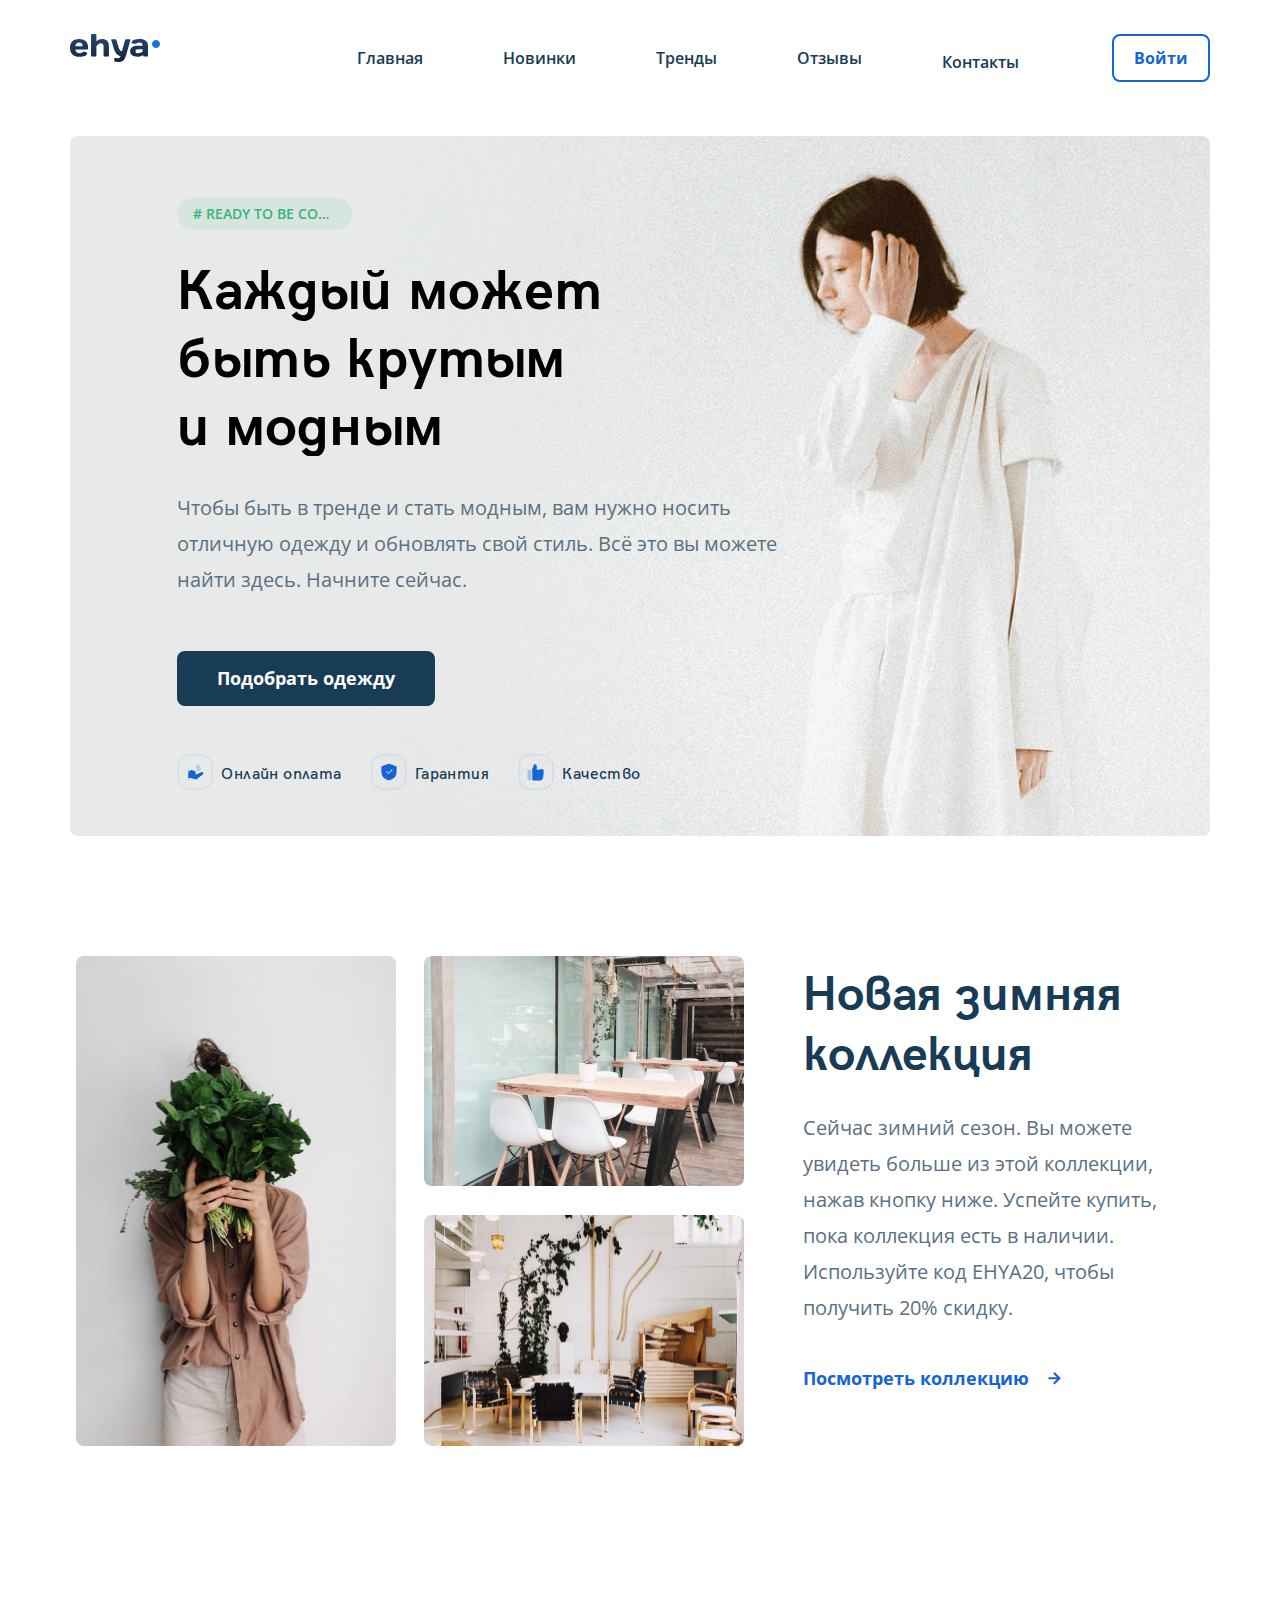
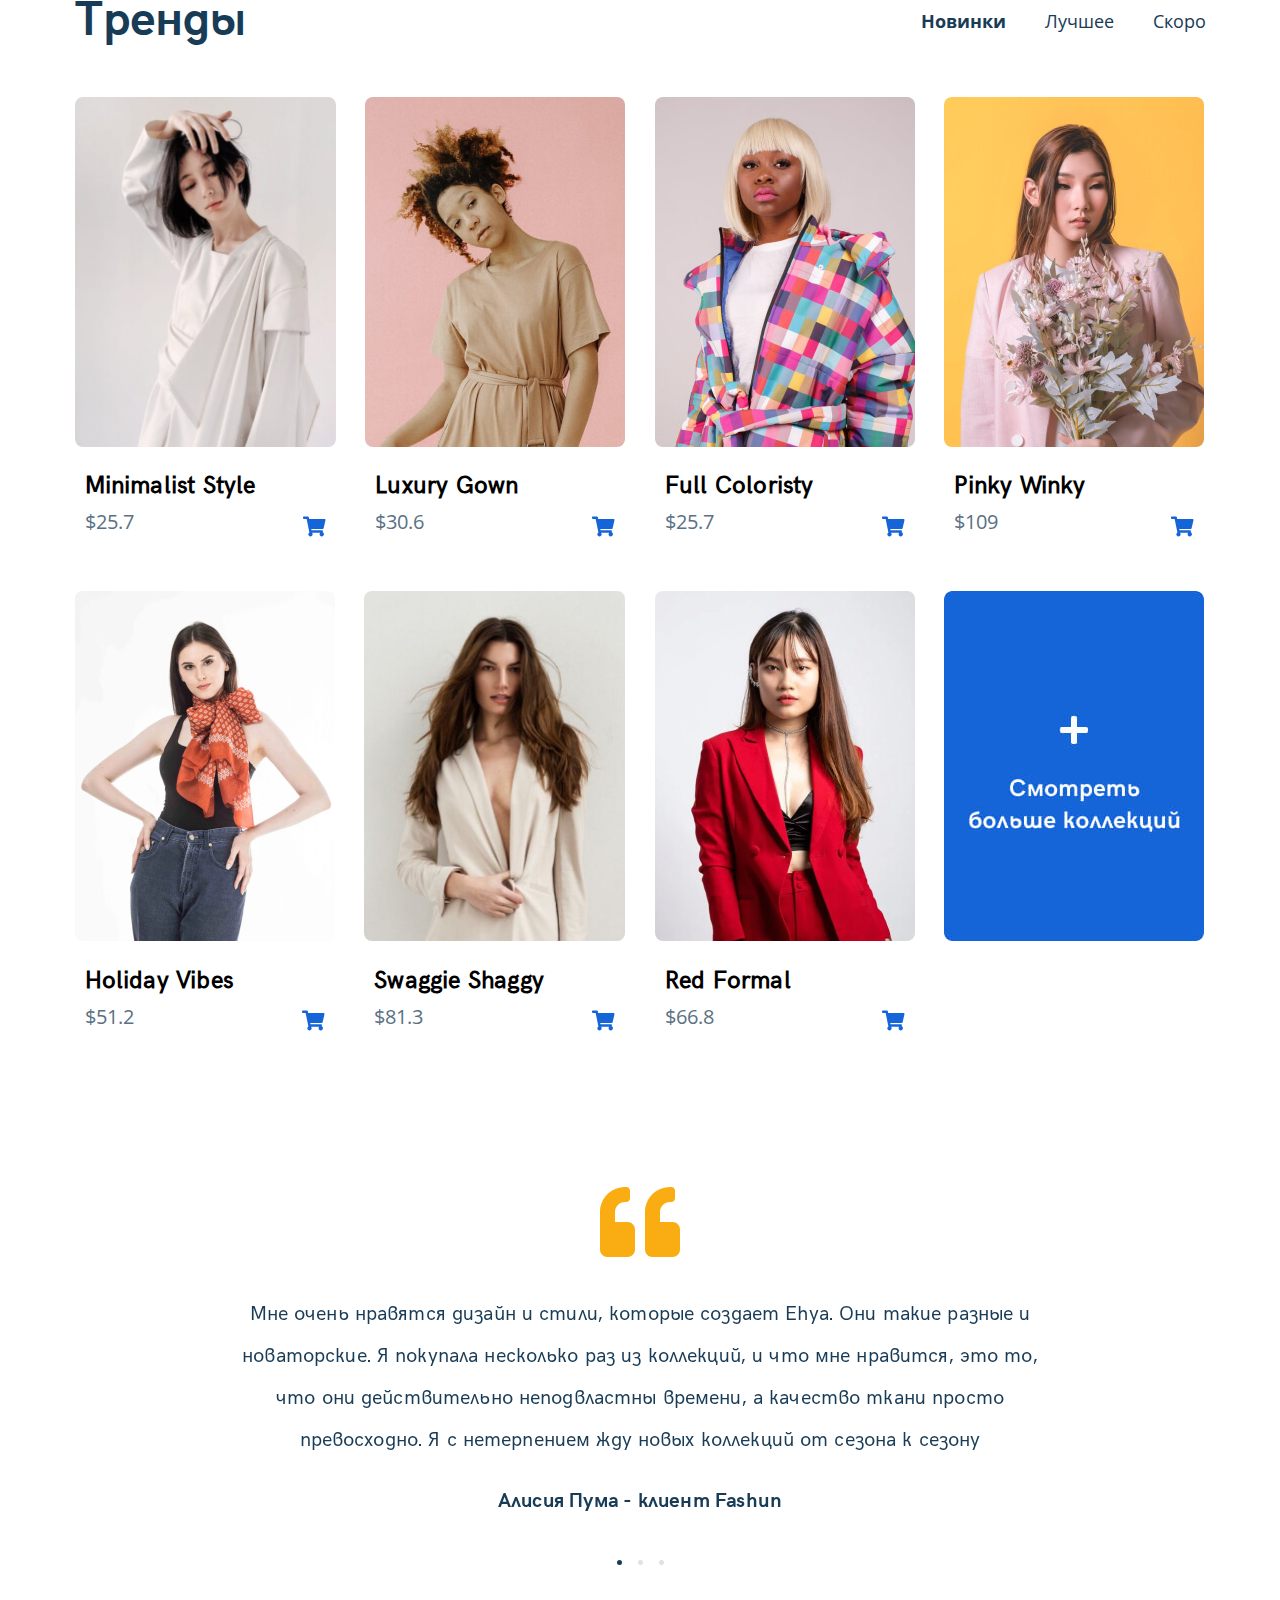
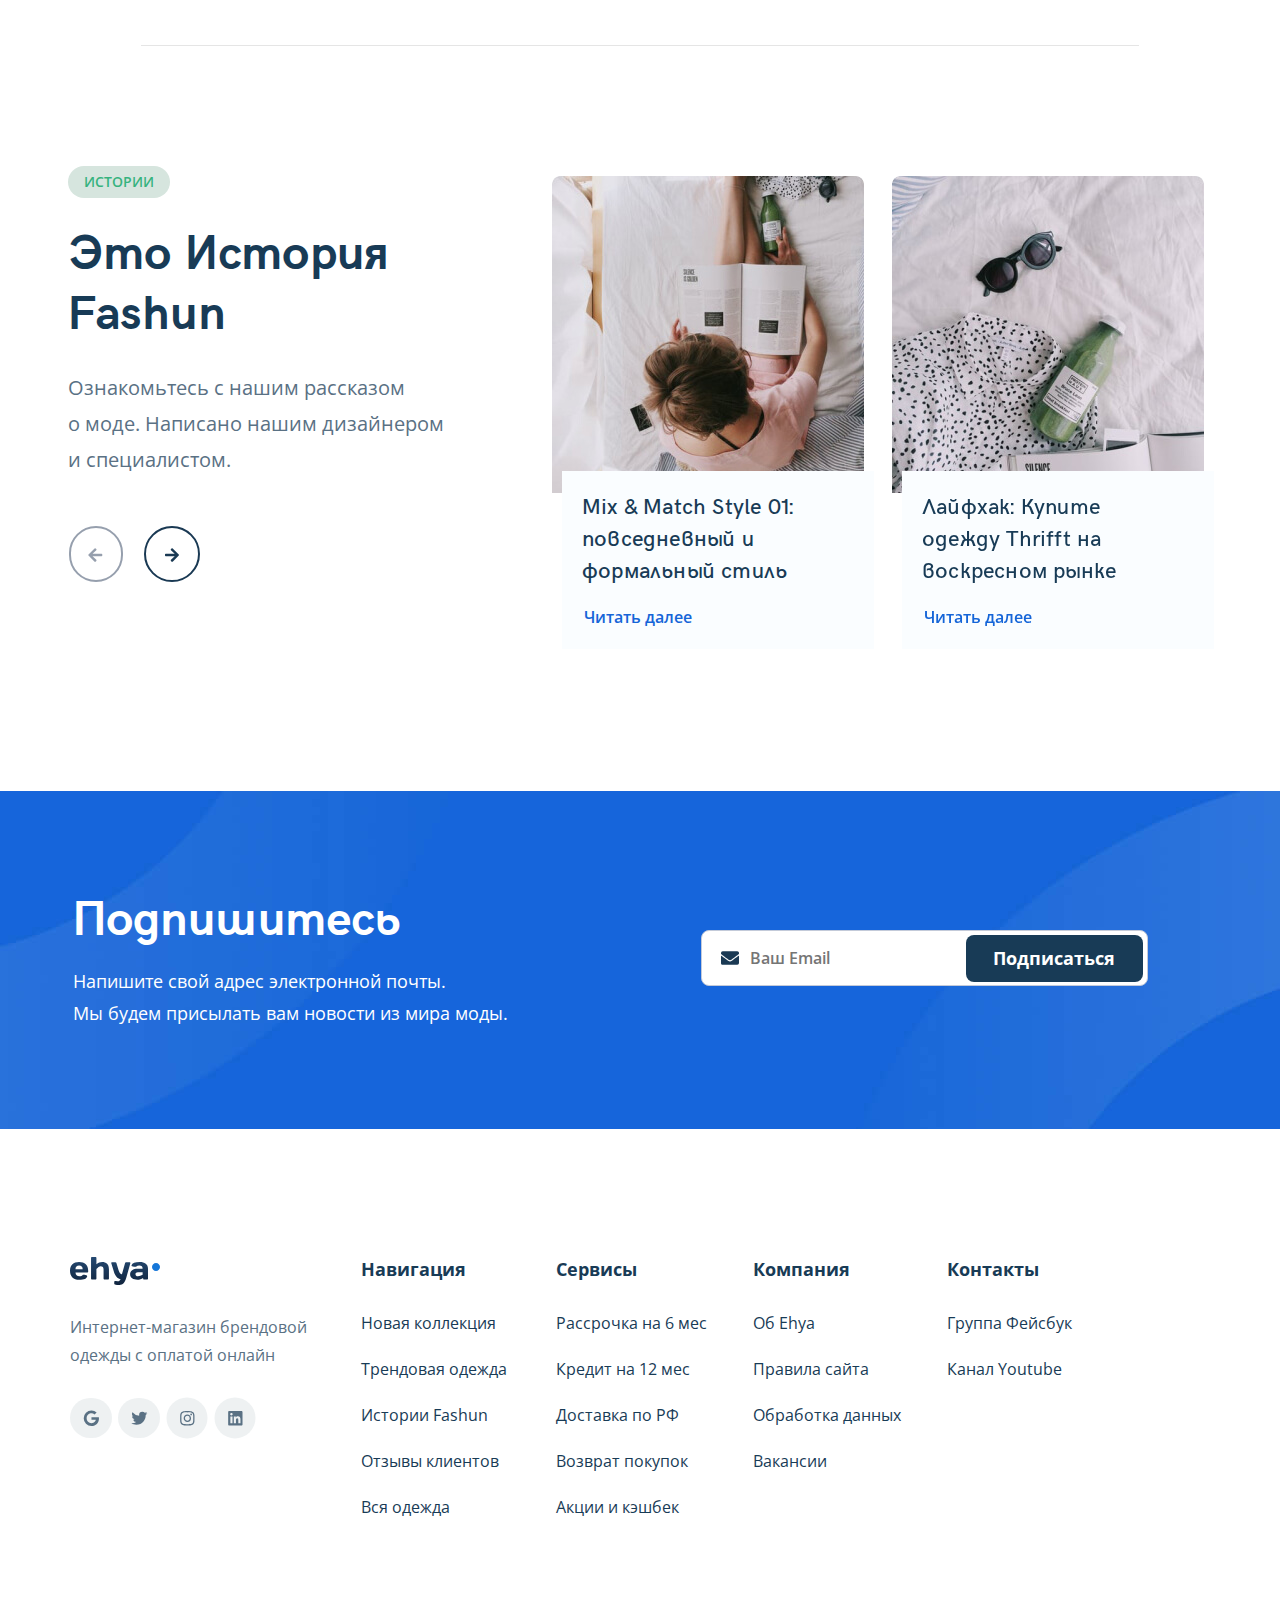
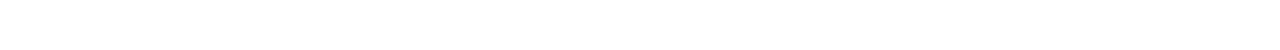
<file: index.html>
<!DOCTYPE html>
<html lang="ru">
  <head>
    <meta charset="UTF-8" />
    <meta name="viewport" content="width=device-width, initial-scale=1.0" />
    <title>Ehya</title>
    <link rel="preconnect" href="https://fonts.gstatic.com" />
    <link
      href="https://fonts.googleapis.com/css2?family=Open+Sans:wght@400;600;700&display=swap"
      rel="stylesheet"
    />
    <link rel="stylesheet" href="css/swiper-bundle.min.css" />
    <link rel="stylesheet" href="css/style.css" />
    <link rel="shortcut icon" href="favicon.ico" type="image/x-icon" />
    <link rel="icon" href="favicon.ico" type="image/x-icon" />
    <link
      rel="stylesheet"
      href="https://maxcdn.bootstrapcdn.com/font-awesome/4.5.0/css/font-awesome.min.css"
    />
    <link
      href="https://fonts.googleapis.com/css?family=Merriweather:400,900,900i"
      rel="stylesheet"
    />
  </head>
  <body>
    <!-- Back to top button -->
    <a id="button"></a>
    <header class="navbar">
      <div class="container container-navbar">
        <div class="navbar-top">
          <a href="index.html" class="logo">
            <img src="img/ehya-logo.svg" alt="Logo: Ehya" class="logo__image" />
          </a>
          <div class="navbar-menu navbar-menu__top">
            <ul class="navbar-menu__main">
              <li class="navbar-menu__item">
                <a href="#main" class="navbar-menu__link">Главная</a>
              </li>
              <li class="navbar-menu__item">
                <a href="#collection" class="navbar-menu__link">Новинки</a>
              </li>
              <li class="navbar-menu__item">
                <a href="#trends" class="navbar-menu__link">Тренды</a>
              </li>
              <li class="navbar-menu__item">
                <a href="#reviews" class="navbar-menu__link">Отзывы</a>
              </li>
              <li class="navbar-menu__item">
                <a href="#footer" class="navbar-menu__link">Контакты</a>
              </li>
            </ul>
            <button data-toggle="modal" class="navbar-exit">Войти</button>
          </div>
          <!-- /.navbar-menu -->
          <button class="menu-button navbar-top__menu-button">
            <span class="menu-button__line"></span>
            <span class="menu-button__line"></span>
            <span class="menu-button__line"></span>
          </button>
          <button class="menu-close hiden">
            <img
              src="img/close.svg"
              alt="Icon: close"
              class="menu-close-image"
            />
          </button>
        </div>
      </div>
      <!-- /.navbar-top -->
      <div class="navbar-bottom">
        <div class="container-navbar container-navbar__bottom">
          <ul class="navbar-menu">
            <li class="navbar-menu__item">
              <a href="#" class="navbar-menu__link">Главная</a>
            </li>
            <li class="navbar-menu__item">
              <a href="#" class="navbar-menu__link">Новинки</a>
            </li>
            <li class="navbar-menu__item">
              <a href="#" class="navbar-menu__link">Тренды</a>
            </li>
            <li class="navbar-menu__item">
              <a href="#" class="navbar-menu__link">Отзывы</a>
            </li>
            <li class="navbar-menu__item">
              <a href="#" class="navbar-menu__link">Контакты</a>
            </li>
            <li class="navbar-menu__item">
              <a
                href="#"
                data-toggle="modal"
                class="navbar-menu__link navbar-exit"
                >Войти</a
              >
            </li>
          </ul>
          <!-- /.navbar-menu -->
        </div>
        <!-- /.container -->
      </div>
      <!-- /.navbar-bottom -->
    </header>
    <section id="main" class="main">
      <div class="container container-main">
        <img
          src="img/image-main.png"
          alt="main section image"
          class="main-image main-image-wide"
        />
        <img
          src="img/image-main-narrow.png"
          alt="main section image"
          class="main-image main-image-narrow"
        />
        <div class="main-block">
          <a href="#" class="main-badge"># READY TO BE COOL</a>
          <h1 class="main-title" lang="en">
            Каждый может <br />быть крутым<br />и модным
          </h1>
          <p class="main-text">
            Чтобы быть в тренде и стать модным, вам нужно носить отличную одежду
            и обновлять свой стиль. Всё это вы можете найти здесь. Начните
            сейчас.
          </p>
          <button data-toggle="modal" class="main-button">
            Подобрать одежду
          </button>
          <ul class="main-menu">
            <li class="main-menu__item">
              <a href="" class="main-menu__link">
                <img
                  src="img/money.svg"
                  alt="Icon: get money"
                  class="main-menu__image"
                />
                <span class="main-menu__text" lang="en">Онлайн оплата</span>
              </a>
            </li>
            <li class="main-menu__item">
              <a href="" class="main-menu__link">
                <img
                  src="img/protect.svg"
                  alt="Icon: protection"
                  class="main-menu__image"
                />
                <span class="main-menu__text" lang="en">Гарантия</span>
              </a>
            </li>
            <li class="main-menu__item">
              <a href="" class="main-menu__link">
                <img
                  src="img/like.svg"
                  alt="Icon: like"
                  class="main-menu__image"
                />
                <span class="main-menu__text" lang="en">Качество</span>
              </a>
            </li>
          </ul>
        </div>
        <!-- /.main-block -->
      </div>
      <!-- /.container -->
    </section>
    <section id="collection" class="collection">
      <div class="container container-collection">
        <div class="collection-gallery">
          <img
            src="img/shy.jpg"
            alt="Collection: shy girl"
            class="collection-gallery__image"
          />
          <img
            src="img/shy_mobile.jpg"
            alt="Collection: shy girl"
            class="collection-gallery__image collection-gallery__image--mobile"
          />
          <img
            src="img/cafe.jpg"
            alt="Collection: cafe"
            class="collection-gallery__image collection-gallery__image--cafe"
          />
          <img
            src="img/room.jpg"
            alt="Collection: room"
            class="collection-gallery__image collection-gallery__image--room"
          />
        </div>
        <!-- /.collection-gallery -->
        <div class="collection-info">
          <h2 class="collection-info__title" lang="en">
            Новая зимняя коллекция
          </h2>
          <p class="collection-info__text">
            Сейчас зимний сезон. Вы можете увидеть больше из этой коллекции,
            нажав кнопку ниже. Успейте купить, пока коллекция есть в наличии.
            Используйте код EHYA20, чтобы получить 20% скидку.
          </p>
          <p class="collection-info__text collection-info__text--mobile">
            Сейчас зимний сезон. Вы можете увидеть больше из этой коллекции,
            нажав кнопку ниже. Успейте купить, пока коллекция есть в наличии.
            Используйте код EHYA20, чтобы получить <br />
            20% скидку.
          </p>
          <a href="#" class="collection-info__link">
            <span class="collection-info__link-label"
              >Посмотреть коллекцию</span
            >
            <img
              src="img/arrow.svg"
              alt="Collection: link arrow"
              class="collection-info__link-icon"
            />
          </a>
        </div>
        <!-- /.collection-info -->
      </div>
      <!-- /.container -->
    </section>
    <!-- /.collection -->
    <section id="trends" class="trends">
      <div class="container container-trends">
        <div class="trends-title">
          <h3 class="trends-title__header" lang="en">Тренды</h3>
          <ul class="trends-title__tabs">
            <li
              data-target="#new-trends"
              class="trends-title__tabs-item trends-title__tabs-item--accent"
            >
              Новинки
            </li>
            <li data-target="#best-trends" class="trends-title__tabs-item">
              Лучшее
            </li>
            <li data-target="#soon-trends" class="trends-title__tabs-item">
              Скоро
            </li>
          </ul>
        </div>
        <!-- /.trends-title -->
        <div id="new-trends" class="trends-cards trends-cards--visible">
          <div class="card-item">
            <img
              src="img/minimalist-style-1440.jpg"
              alt="Trend: minimalist style"
              class="card-image card-image__wide"
            />
            <img
              src="img/minimalist-style-768.jpg"
              alt="Trend: minimalist style"
              class="card-image card-image__normal"
            />
            <img
              src="img/minimalist-style-320.jpg"
              alt="Trend: minimalist style"
              class="card-image card-image__narrow"
            />
            <div class="card-info">
              <h4 class="card-title" lang="en">Minimalist Style</h4>
              <span class="card-price">$25.7</span>
              <a href="#" class="card-basket">
                <img
                  src="img/shopping-cart.svg"
                  alt="Card: basket"
                  class="card-icon"
                />
              </a>
            </div>
            <!-- /.card-info -->
          </div>
          <!-- /.card-item -->
          <div class="card-item">
            <img
              src="img/luxury-gown-1440.jpg"
              alt="Trend: Luxury Gown"
              class="card-image card-image__wide"
            />
            <img
              src="img/luxury-gown-768.jpg"
              alt="Trend: Luxury Gown"
              class="card-image card-image__normal"
            />
            <img
              src="img/luxury-gown-320.jpg"
              alt="Trend: Luxury Gown"
              class="card-image card-image__narrow"
            />
            <div class="card-info">
              <h4 class="card-title" lang="en">Luxury Gown</h4>
              <span class="card-price">$30.6</span>
              <a href="#" class="card-basket">
                <img
                  src="img/shopping-cart.svg"
                  alt="Card: basket"
                  class="card-icon"
                />
              </a>
            </div>
            <!-- /.card-info -->
          </div>
          <!-- /.card-item -->
          <div class="card-item">
            <img
              src="img/full-coloristy-1440.jpg"
              alt="Trend: Full Coloristy"
              class="card-image card-image__wide"
            />
            <img
              src="img/full-coloristy-768.jpg"
              alt="Trend: Full Coloristy"
              class="card-image card-image__normal"
            />
            <img
              src="img/full-coloristy-320.jpg"
              alt="Trend: Full Coloristy"
              class="card-image card-image__narrow"
            />
            <div class="card-info">
              <h4 class="card-title" lang="en">Full Coloristy</h4>
              <span class="card-price">$25.7</span>
              <a href="#" class="card-basket">
                <img
                  src="img/shopping-cart.svg"
                  alt="Card: basket"
                  class="card-icon"
                />
              </a>
            </div>
            <!-- /.card-info -->
          </div>
          <!-- ./ card-item-->
          <div class="card-item">
            <img
              src="img/pinky-winky-1440.jpg"
              alt="Trend: Pinky Winky"
              class="card-image card-image__wide"
            />
            <img
              src="img/pinky-winky-768.jpg"
              alt="Trend: Pinky Winky"
              class="card-image card-image__normal"
            />
            <img
              src="img/pinky-winky-320.jpg"
              alt="Trend: Pinky Winky"
              class="card-image card-image__narrow"
            />
            <div class="card-info">
              <h4 class="card-title" lang="en">Pinky Winky</h4>
              <span class="card-price">$109</span>
              <a href="#" class="card-basket">
                <img
                  src="img/shopping-cart.svg"
                  alt="Card: basket"
                  class="card-icon"
                />
              </a>
            </div>
            <!-- /.card-info -->
          </div>
          <!-- /.card-item -->
          <div class="card-item">
            <img
              src="img/holiday-vibes-1440.jpg"
              alt="Trend: Holiday Vibes"
              class="card-image card-image__wide"
            />
            <img
              src="img/holiday-vibes-768.jpg"
              alt="Trend: Holiday Vibes"
              class="card-image card-image__normal"
            />
            <img
              src="img/holiday-vibes-320.jpg"
              alt="Trend: Holiday Vibes"
              class="card-image card-image__narrow"
            />
            <div class="card-info">
              <h4 class="card-title" lang="en">Holiday Vibes</h4>
              <span class="card-price">$51.2</span>
              <a href="#" class="card-basket">
                <img
                  src="img/shopping-cart.svg"
                  alt="Card: basket"
                  class="card-icon"
                />
              </a>
            </div>
            <!-- /.card-info -->
          </div>
          <!-- /.card-item -->
          <div class="card-item">
            <img
              src="img/swaggie-shaggy-1440.jpg"
              alt="Trend: Swaggie Shaggy"
              class="card-image card-image__wide"
            />
            <img
              src="img/swaggie-shaggy-768.jpg"
              alt="Trend: Swaggie Shaggy"
              class="card-image card-image__normal"
            />
            <img
              src="img/swaggie-shaggy-320.jpg"
              alt="Trend: Swaggie Shaggy"
              class="card-image card-image__narrow"
            />
            <div class="card-info">
              <h4 class="card-title" lang="en">Swaggie Shaggy</h4>
              <span class="card-price">$81.3</span>
              <a href="#" class="card-basket">
                <img
                  src="img/shopping-cart.svg"
                  alt="Card: basket"
                  class="card-icon"
                />
              </a>
            </div>
            <!-- /.card-info -->
          </div>
          <!-- /.card-item -->
          <div class="card-item">
            <img
              src="img/red-formal-1440.jpg"
              alt="Trend: Red Formal"
              class="card-image card-image__wide"
            />
            <img
              src="img/red-formal-768.jpg"
              alt="Trend: Red Formal"
              class="card-image card-image__normal"
            />
            <img
              src="img/red-formal-320.jpg"
              alt="Trend: Red Formal"
              class="card-image card-image__narrow"
            />
            <div class="card-info">
              <h4 class="card-title" lang="en">Red Formal</h4>
              <span class="card-price">$66.8</span>
              <a href="#" class="card-basket">
                <img
                  src="img/shopping-cart.svg"
                  alt="Card: basket"
                  class="card-icon"
                />
              </a>
            </div>
            <!-- /.card-info -->
          </div>
          <!-- /.card-item -->
          <div class="card-item">
            <a href="#" class="card-item-look">
              <img
                src="img/look-more-1440.jpg"
                alt="Trend: look more"
                class="card-image card-image__wide"
              />
              <img
                src="img/look-more-768.jpg"
                alt="Trend: look more"
                class="card-image card-image__normal"
              />
              <img
                src="img/look-more-320.jpg"
                alt="Trend: look more"
                class="card-image card-image__narrow"
              />
            </a>
            <div class="card-info">
              <!--<h4 class="card-title" lang="en"></h4>-->
              <span class="card-price"></span>
            </div>
            <!-- /.card-info -->
          </div>
          <!-- /.card-item -->
        </div>
        <!-- /.trends-cards -->
        <div id="best-trends" class="trends-cards">
          <div class="card-item">
            <img
              src="img/trends-new-0.jpg"
              alt="Trend: trends new"
              class="card-image card-image__wide"
            />
            <img
              src="img/trends-new-0.jpg"
              alt="Trend: trends new"
              class="card-image card-image__normal"
            />
            <img
              src="img/trends-new-0.jpg"
              alt="Trend: trends new"
              class="card-image card-image__narrow"
            />
            <div class="card-info">
              <h4 class="card-title" lang="en">Trends new 0</h4>
              <span class="card-price">$0.01</span>
              <a href="#" class="card-basket">
                <img
                  src="img/shopping-cart.svg"
                  alt="Card: basket"
                  class="card-icon"
                />
              </a>
            </div>
            <!-- /.card-info -->
          </div>
          <!-- /.card-item -->
          <div class="card-item">
            <img
              src="img/trends-new-1.jpg"
              alt="Trend: trends new"
              class="card-image card-image__wide"
            />
            <img
              src="img/trends-new-1.jpg"
              alt="Trend: trends new"
              class="card-image card-image__normal"
            />
            <img
              src="img/trends-new-1.jpg"
              alt="Trend: trends new"
              class="card-image card-image__narrow"
            />
            <div class="card-info">
              <h4 class="card-title" lang="en">Trends new 1</h4>
              <span class="card-price">$0.01</span>
              <a href="#" class="card-basket">
                <img
                  src="img/shopping-cart.svg"
                  alt="Card: basket"
                  class="card-icon"
                />
              </a>
            </div>
            <!-- /.card-info -->
          </div>
          <!-- /.card-item -->
          <div class="card-item">
            <img
              src="img/trends-new-2.jpg"
              alt="Trend: trends new"
              class="card-image card-image__wide"
            />
            <img
              src="img/trends-new-2.jpg"
              alt="Trend: trends new"
              class="card-image card-image__normal"
            />
            <img
              src="img/trends-new-2.jpg"
              alt="Trend: trends new"
              class="card-image card-image__narrow"
            />
            <div class="card-info">
              <h4 class="card-title" lang="en">Trends new 2</h4>
              <span class="card-price">$0.01</span>
              <a href="#" class="card-basket">
                <img
                  src="img/shopping-cart.svg"
                  alt="Card: basket"
                  class="card-icon"
                />
              </a>
            </div>
            <!-- /.card-info -->
          </div>
          <!-- /.card-item -->
          <div class="card-item">
            <img
              src="img/trends-new-3.jpg"
              alt="Trend: trends new"
              class="card-image card-image__wide"
            />
            <img
              src="img/trends-new-3.jpg"
              alt="Trend: trends new"
              class="card-image card-image__normal"
            />
            <img
              src="img/trends-new-3.jpg"
              alt="Trend: trends new"
              class="card-image card-image__narrow"
            />
            <div class="card-info">
              <h4 class="card-title" lang="en">Trends new 3</h4>
              <span class="card-price">$0.01</span>
              <a href="#" class="card-basket">
                <img
                  src="img/shopping-cart.svg"
                  alt="Card: basket"
                  class="card-icon"
                />
              </a>
            </div>
            <!-- /.card-info -->
          </div>
          <!-- /.card-item -->
          <div class="card-item">
            <img
              src="img/trends-new-4.jpg"
              alt="Trend: trends new"
              class="card-image card-image__wide"
            />
            <img
              src="img/trends-new-4.jpg"
              alt="Trend: trends new"
              class="card-image card-image__normal"
            />
            <img
              src="img/trends-new-4.jpg"
              alt="Trend: trends new"
              class="card-image card-image__narrow"
            />
            <div class="card-info">
              <h4 class="card-title" lang="en">Trends new 4</h4>
              <span class="card-price">$0.01</span>
              <a href="#" class="card-basket">
                <img
                  src="img/shopping-cart.svg"
                  alt="Card: basket"
                  class="card-icon"
                />
              </a>
            </div>
            <!-- /.card-info -->
          </div>
          <!-- /.card-item -->
          <div class="card-item">
            <img
              src="img/trends-new-5.jpg"
              alt="Trend: trends new"
              class="card-image card-image__wide"
            />
            <img
              src="img/trends-new-5.jpg"
              alt="Trend: trends new"
              class="card-image card-image__normal"
            />
            <img
              src="img/trends-new-5.jpg"
              alt="Trend: trends new"
              class="card-image card-image__narrow"
            />
            <div class="card-info">
              <h4 class="card-title" lang="en">Trends new 5</h4>
              <span class="card-price">$0.01</span>
              <a href="#" class="card-basket">
                <img
                  src="img/shopping-cart.svg"
                  alt="Card: basket"
                  class="card-icon"
                />
              </a>
            </div>
            <!-- /.card-info -->
          </div>
          <!-- /.card-item -->
          <div class="card-item">
            <img
              src="img/trends-new-6.jpg"
              alt="Trend: trends new"
              class="card-image card-image__wide"
            />
            <img
              src="img/trends-new-6.jpg"
              alt="Trend: trends new"
              class="card-image card-image__normal"
            />
            <img
              src="img/trends-new-6.jpg"
              alt="Trend: trends new"
              class="card-image card-image__narrow"
            />
            <div class="card-info">
              <h4 class="card-title" lang="en">Trends new 6</h4>
              <span class="card-price">$0.01</span>
              <a href="#" class="card-basket">
                <img
                  src="img/shopping-cart.svg"
                  alt="Card: basket"
                  class="card-icon"
                />
              </a>
            </div>
            <!-- /.card-info -->
          </div>
          <!-- /.card-item -->
          <div class="card-item">
            <img
              src="img/look-more-1440.jpg"
              alt="Trend: look more"
              class="card-image card-image__wide"
            />
            <img
              src="img/look-more-768.jpg"
              alt="Trend: look more"
              class="card-image card-image__normal"
            />
            <img
              src="img/look-more-320.jpg"
              alt="Trend: look more"
              class="card-image card-image__narrow"
            />
            <div class="card-info">
              <span class="card-price"></span>
            </div>
            <!-- /.card-info -->
          </div>
          <!-- /.card-item -->
        </div>
        <!-- /.trends-cards -->
        <div id="soon-trends" class="trends-cards">
          <div class="card-item">
            <img
              src="img/trends-soon-0.jpg"
              alt="Trend: trends soon"
              class="card-image card-image__wide"
            />
            <img
              src="img/trends-soon-0.jpg"
              alt="Trend: trends soon"
              class="card-image card-image__normal"
            />
            <img
              src="img/trends-soon-0.jpg"
              alt="Trend: trends soon"
              class="card-image card-image__narrow"
            />
            <div class="card-info">
              <h4 class="card-title" lang="en">Trends soon 0</h4>
              <span class="card-price">$0.01</span>
              <a href="#" class="card-basket">
                <img
                  src="img/shopping-cart.svg"
                  alt="Card: basket"
                  class="card-icon"
                />
              </a>
            </div>
            <!-- /.card-info -->
          </div>
          <!-- /.card-item -->
          <div class="card-item">
            <img
              src="img/trends-soon-1.jpg"
              alt="Trend: trends soon"
              class="card-image card-image__wide"
            />
            <img
              src="img/trends-soon-1.jpg"
              alt="Trend: trends soon"
              class="card-image card-image__normal"
            />
            <img
              src="img/trends-soon-1.jpg"
              alt="Trend: trends soon"
              class="card-image card-image__narrow"
            />
            <div class="card-info">
              <h4 class="card-title" lang="en">Trends soon 1</h4>
              <span class="card-price">$0.01</span>
              <a href="#" class="card-basket">
                <img
                  src="img/shopping-cart.svg"
                  alt="Card: basket"
                  class="card-icon"
                />
              </a>
            </div>
            <!-- /.card-info -->
          </div>
          <!-- /.card-item -->
          <div class="card-item">
            <img
              src="img/trends-soon-2.jpg"
              alt="Trend: trends soon"
              class="card-image card-image__wide"
            />
            <img
              src="img/trends-soon-2.jpg"
              alt="Trend: trends soon"
              class="card-image card-image__normal"
            />
            <img
              src="img/trends-soon-2.jpg"
              alt="Trend: trends soon"
              class="card-image card-image__narrow"
            />
            <div class="card-info">
              <h4 class="card-title" lang="en">Trends soon 2</h4>
              <span class="card-price">$0.01</span>
              <a href="#" class="card-basket">
                <img
                  src="img/shopping-cart.svg"
                  alt="Card: basket"
                  class="card-icon"
                />
              </a>
            </div>
            <!-- /.card-info -->
          </div>
          <!-- /.card-item -->
          <div class="card-item">
            <img
              src="img/trends-soon-3.jpg"
              alt="Trend: trends soon"
              class="card-image card-image__wide"
            />
            <img
              src="img/trends-soon-3.jpg"
              alt="Trend: trends soon"
              class="card-image card-image__normal"
            />
            <img
              src="img/trends-soon-3.jpg"
              alt="Trend: trends soon"
              class="card-image card-image__narrow"
            />
            <div class="card-info">
              <h4 class="card-title" lang="en">Trends soon 3</h4>
              <span class="card-price">$0.01</span>
              <a href="#" class="card-basket">
                <img
                  src="img/shopping-cart.svg"
                  alt="Card: basket"
                  class="card-icon"
                />
              </a>
            </div>
            <!-- /.card-info -->
          </div>
          <!-- /.card-item -->
          <div class="card-item">
            <img
              src="img/trends-soon-4.jpg"
              alt="Trend: trends soon"
              class="card-image card-image__wide"
            />
            <img
              src="img/trends-soon-4.jpg"
              alt="Trend: trends soon"
              class="card-image card-image__normal"
            />
            <img
              src="img/trends-soon-4.jpg"
              alt="Trend: trends soon"
              class="card-image card-image__narrow"
            />
            <div class="card-info">
              <h4 class="card-title" lang="en">Trends soon 4</h4>
              <span class="card-price">$0.01</span>
              <a href="#" class="card-basket">
                <img
                  src="img/shopping-cart.svg"
                  alt="Card: basket"
                  class="card-icon"
                />
              </a>
            </div>
            <!-- /.card-info -->
          </div>
          <!-- /.card-item -->
          <div class="card-item">
            <img
              src="img/trends-soon-5.jpg"
              alt="Trend: trends soon"
              class="card-image card-image__wide"
            />
            <img
              src="img/trends-soon-5.jpg"
              alt="Trend: trends soon"
              class="card-image card-image__normal"
            />
            <img
              src="img/trends-soon-5.jpg"
              alt="Trend: trends soon"
              class="card-image card-image__narrow"
            />
            <div class="card-info">
              <h4 class="card-title" lang="en">Trends soon 5</h4>
              <span class="card-price">$0.01</span>
              <a href="#" class="card-basket">
                <img
                  src="img/shopping-cart.svg"
                  alt="Card: basket"
                  class="card-icon"
                />
              </a>
            </div>
            <!-- /.card-info -->
          </div>
          <!-- /.card-item -->
          <div class="card-item">
            <img
              src="img/trends-soon-6.jpg"
              alt="Trend: trends soon"
              class="card-image card-image__wide"
            />
            <img
              src="img/trends-soon-6.jpg"
              alt="Trend: trends soon"
              class="card-image card-image__normal"
            />
            <img
              src="img/trends-soon-6.jpg"
              alt="Trend: trends soon"
              class="card-image card-image__narrow"
            />
            <div class="card-info">
              <h4 class="card-title" lang="en">Trends soon 6</h4>
              <span class="card-price">$0.01</span>
              <a href="#" class="card-basket">
                <img
                  src="img/shopping-cart.svg"
                  alt="Card: basket"
                  class="card-icon"
                />
              </a>
            </div>
            <!-- /.card-info -->
          </div>
          <!-- /.card-item -->
          <div class="card-item">
            <img
              src="img/look-more-1440.jpg"
              alt="Trend: look more"
              class="card-image card-image__wide"
            />
            <img
              src="img/look-more-768.jpg"
              alt="Trend: look more"
              class="card-image card-image__normal"
            />
            <img
              src="img/look-more-320.jpg"
              alt="Trend: look more"
              class="card-image card-image__narrow"
            />
            <div class="card-info">
              <span class="card-price"></span>
            </div>
            <!-- /.card-info -->
          </div>
          <!-- /.card-item -->
        </div>
        <!-- /.trends-cards -->
      </div>
      <!-- /.container-trends -->
    </section>
    <!-- /.trends -->
    <section id="reviews" class="reviews">
      <div class="container container-reviews">
        <h3 class="reviews-title">
          <img
            src="img/quote-left.svg"
            alt="Slider: quote"
            class="reviews-slider-avatar"
          />
        </h3>
        <div class="swiper-container reviews-slider">
          <div class="swiper-wrapper">
            <div class="swiper-slide">
              <div class="reviews-slider__item">
                <p
                  class="reviews-slider__text reviews-slider__text--wide"
                  lang="en"
                >
                  Мне очень нравятся дизайн и стили, которые создает Ehya. Они
                  такие разные и новаторские. Я покупала несколько раз из
                  коллекций, и что мне нравится, это то, что они действительно
                  неподвластны времени, а качество ткани просто превосходно. Я с
                  нетерпением жду новых коллекций от сезона к сезону
                </p>
                <p
                  class="reviews-slider__text reviews-slider__text--normal"
                  lang="en"
                >
                  Мне очень нравятся дизайн и стили, которые создает Ehya. Они
                  такие разные и новаторские. Я покупала несколько раз из
                  коллекций, и что мне нравится, это то, что они действительно
                  неподвластны времени, а качество ткани просто превосходно. Я с
                  нетерпением жду новых коллекций
                </p>
                <p
                  class="reviews-slider__text reviews-slider__text--narrow"
                  lang="en"
                >
                  Мне очень нравятся дизайн и стили, которые создает Ehya. Они
                  такие разные и новаторские. Я покупала несколько раз из
                  коллекций, и что мне нравится, это то, что они действительно
                  неподвластны времени, а качество ткани просто превосходно.
                </p>
                <span class="reviews-slider__sign" lang="en">
                  Алисия Пума - клиент Fashun
                </span>
              </div>
              <!-- /.reviews-slider__item -->
            </div>
            <div class="swiper-slide">
              <div class="reviews-slider__item">
                <p class="reviews-slider__text">
                  Далеко-далеко за словесными горами в стране гласных и
                  согласных живут рыбные тексты. Города, ведущими по всей
                  заголовок переписывается буквоград дорогу?
                </p>
                <span class="reviews-slider__sign">
                  Валерия Сурикат - клиент Fashun
                </span>
              </div>
              <!-- /.reviews-slider__item -->
            </div>
            <div class="swiper-slide">
              <div class="reviews-slider__item">
                <p class="reviews-slider__text">
                  Далеко-далеко за словесными горами в стране гласных и
                  согласных живут рыбные тексты. Букв единственное ты образ
                  рыбного бросил, злых по всей пор. Правилами океана там точках
                  предупредила знаках!
                </p>
                <span class="reviews-slider__sign">
                  Евгения Бобер - клиент Fashun
                </span>
              </div>
              <!-- /.reviews-slider__item -->
            </div>
          </div>
        </div>
        <div class="swiper-pagination"></div>
        <!-- /.swiper-pagination -->
      </div>
    </section>
    <!-- /.reviews -->
    <div class="line"></div>
    <!-- /.line -->
    <section id="history" class="history">
      <div class="container container-history">
        <div class="history-info">
          <a href="#" class="history-info-badge">Истории</a>
          <h3 class="history-info-title history-info-title--wide" lang="en">
            Это История<br />Fashun
          </h3>
          <h1 class="history-info-title history-info-title--normal" lang="en">
            Это История Fashun
          </h1>
          <h1 class="history-info-title history-info-title--narrow" lang="en">
            История Fashun
          </h1>
          <p class="history-info-text history-info-text--wide">
            Ознакомьтесь с нашим рассказом<br />
            о моде. Написано нашим дизайнером<br />
            и специалистом.
          </p>
          <p class="history-info-text history-info-text--normal">
            Ознакомьтесь с нашим рассказом о моде. Написано<br />нашим
            дизайнером и специалистом.
          </p>
          <p class="history-info-text history-info-text--narrow">
            Ознакомьтесь с нашим рассказом<br />
            о моде. Написано нашим<br />
            дизайнером и специалистом.
          </p>
          <div class="history-info-buttons">
            <a href="#" class="history-info-buttons__left">
              <svg
                class="history-info-buttons__image history-info-buttons__image--left button-off"
              >
                <use xlink:href="img/icons.svg#button_left"></use>
              </svg>
            </a>
            <a href="#" class="history-info-buttons__right">
              <svg
                class="history-info-buttons__image history-info-buttons__image--right button-off"
              >
                <use xlink:href="img/icons.svg#button_right"></use>
              </svg>
            </a>
          </div>
          <!-- /.history-info-buttons -->
        </div>
        <!-- /.history-info -->
        <div class="history-cards">
          <!-- !!!!!!!!!!!!!!!!!!!!!!!!!!!!!!!!!!!!!!!! HISTORY SLIDER !!!!!!!!!!!!!!!!!!!!!!!!!!!!!!!!!!!!!!!!!!!!!!!!!!!!-->
          <div class="swiper-container swiper-container-narrow">
            <div class="swiper-wrapper">
              <div class="swiper-slide swiper-slide-narrow">
                <div class="history-cards__item">
                  <img
                    src="img/history-image-1-1440.jpg"
                    alt="history card image"
                    class="history-cards__image history-cards__image--wide"
                  />
                  <img
                    src="img/history-image-1-768.jpg"
                    alt="history card image"
                    class="history-cards__image history-cards__image--normal"
                  />
                  <img
                    src="img/history-image-1-320.jpg"
                    alt="history card image"
                    class="history-cards__image history-cards__image--narrow"
                  />
                  <div class="history-cards__legend">
                    <p class="history-cards-title" lang="en">
                      Mix & Match Style 01: повседневный и формальный стиль
                    </p>
                    <a href="#" class="history-cards-more">Читать далее</a>
                  </div>
                  <!-- /.history-cards__legend -->
                </div>
                <!-- /.history-cards__item -->
                <div class="history-cards__item">
                  <img
                    src="img/history-image-2-1440.jpg"
                    alt="history card image"
                    class="history-cards__image history-cards__image--wide"
                  />
                  <img
                    src="img/history-image-2-768.jpg"
                    alt="history card image"
                    class="history-cards__image history-cards__image--normal"
                  />
                  <img
                    src="img/history-image-2-320.jpg"
                    alt="history card image"
                    class="history-cards__image history-cards__image--narrow"
                  />
                  <div class="history-cards__legend">
                    <p class="history-cards-title" lang="en">
                      Лайфхак: Купите одежду Thrifft на воскресном рынке
                    </p>
                    <a href="#" class="history-cards-more">Читать далее</a>
                  </div>
                  <!-- /.history-cards__legend -->
                </div>
                <!-- /.history-cards__item -->
              </div>
              <div class="swiper-slide swiper-slide-narrow">
                <div class="history-cards__item">
                  <img
                    src="img/history-image-3.jpg"
                    alt="history card image"
                    class="history-cards__image history-cards__image--wide"
                  />
                  <img
                    src="img/history-image-3.jpg"
                    alt="history card image"
                    class="history-cards__image history-cards__image--normal"
                  />
                  <img
                    src="img/history-image-3.jpg"
                    alt="history card image"
                    class="history-cards__image history-cards__image--narrow"
                  />
                  <div class="history-cards__legend">
                    <p class="history-cards-title" lang="en">Card 3</p>
                    <a href="#" class="history-cards-more">Читать далее</a>
                  </div>
                  <!-- /.history-cards__legend -->
                </div>
                <!-- /.history-cards__item -->
                <div class="history-cards__item">
                  <img
                    src="img/history-image-4.jpg"
                    alt="history card image"
                    class="history-cards__image history-cards__image--wide"
                  />
                  <img
                    src="img/history-image-4.jpg"
                    alt="history card image"
                    class="history-cards__image history-cards__image--normal"
                  />
                  <img
                    src="img/history-image-4.jpg"
                    alt="history card image"
                    class="history-cards__image history-cards__image--narrow"
                  />
                  <div class="history-cards__legend">
                    <p class="history-cards-title" lang="en">Card 4</p>
                    <a href="#" class="history-cards-more">Читать далее</a>
                  </div>
                  <!-- /.history-cards__legend -->
                </div>
                <!-- /.history-cards__item -->
              </div>
              <div class="swiper-slide swiper-slide-narrow">
                <div class="history-cards__item">
                  <img
                    src="img/history-image-5.jpg"
                    alt="history card image"
                    class="history-cards__image history-cards__image--wide"
                  />
                  <img
                    src="img/history-image-5.jpg"
                    alt="history card image"
                    class="history-cards__image history-cards__image--normal"
                  />
                  <img
                    src="img/history-image-5.jpg"
                    alt="history card image"
                    class="history-cards__image history-cards__image--narrow"
                  />
                  <div class="history-cards__legend">
                    <p class="history-cards-title" lang="en">Card 5</p>
                    <a href="#" class="history-cards-more">Читать далее</a>
                  </div>
                  <!-- /.history-cards__legend -->
                </div>
                <!-- /.history-cards__item -->
                <div class="history-cards__item">
                  <img
                    src="img/history-image-6.jpg"
                    alt="history card image"
                    class="history-cards__image history-cards__image--wide"
                  />
                  <img
                    src="img/history-image-6.jpg"
                    alt="history card image"
                    class="history-cards__image history-cards__image--normal"
                  />
                  <img
                    src="img/history-image-6.jpg"
                    alt="history card image"
                    class="history-cards__image history-cards__image--narrow"
                  />
                  <div class="history-cards__legend">
                    <p class="history-cards-title" lang="en">Card 6</p>
                    <a href="#" class="history-cards-more">Читать далее</a>
                  </div>
                  <!-- /.history-cards__legend -->
                </div>
                <!-- /.history-cards__item -->
              </div>
              <div class="swiper-slide swiper-slide-narrow">
                <div class="history-cards__item">
                  <img
                    src="img/history-image-7.jpg"
                    alt="history card image"
                    class="history-cards__image history-cards__image--wide"
                  />
                  <img
                    src="img/history-image-7.jpg"
                    alt="history card image"
                    class="history-cards__image history-cards__image--normal"
                  />
                  <img
                    src="img/history-image-7.jpg"
                    alt="history card image"
                    class="history-cards__image history-cards__image--narrow"
                  />
                  <div class="history-cards__legend">
                    <p class="history-cards-title" lang="en">Card 7</p>
                    <a href="#" class="history-cards-more">Читать далее</a>
                  </div>
                  <!-- /.history-cards__legend -->
                </div>
                <!-- /.history-cards__item -->
                <div class="history-cards__item">
                  <img
                    src="img/history-image-8.jpg"
                    alt="history card image"
                    class="history-cards__image history-cards__image--wide"
                  />
                  <img
                    src="img/history-image-8.jpg"
                    alt="history card image"
                    class="history-cards__image history-cards__image--normal"
                  />
                  <img
                    src="img/history-image-8.jpg"
                    alt="history card image"
                    class="history-cards__image history-cards__image--narrow"
                  />
                  <div class="history-cards__legend">
                    <p class="history-cards-title" lang="en">Card 8</p>
                    <a href="#" class="history-cards-more">Читать далее</a>
                  </div>
                  <!-- /.history-cards__legend -->
                </div>
                <!-- /.history-cards__item -->
              </div>
            </div>
          </div>
        </div>
        <!-- /.history-cards -->
      </div>
      <!-- /.history-container -->
    </section>
    <!-- /.history -->
    <section id="newsletter" class="newsletter">
      <div class="newsletter-wrapper">
        <div class="newsletter-title">
          <h3 class="newsletter-title-header" lang="en">Подпишитесь</h3>
          <span class="newsletter-title-text newsletter-title-text--wide"
            >Напишите свой адрес электронной почты.<br />
            Мы будем присылать вам новости из мира моды.</span
          >
          <span class="newsletter-title-text newsletter-title-text--narrow"
            >Напишите свой адрес электронной<br />
            почты. Мы будем присылать вам<br />
            новости из мира моды.</span
          >
        </div>
        <!-- /.newsletter-title -->
        <div class="newsletter-block">
          <form
            action="subscribe.php"
            method="POST"
            class="form subscribe newsletter__subscribe"
          >
            <div class="subscribe__input-group">
              <svg class="icon subscribe__input-icon">
                <use xlink:href="img/icons.svg#email"></use>
              </svg>
              <input
                id="target"
                type="email"
                class="input subscribe__input"
                placeholder="Ваш Email"
                name="email"
                required
              />
              <button class="subscribe__button" type="submit">
                Подписаться
              </button>
            </div>
          </form>
        </div>
      </div>
      <!-- /.newsletter-wrapper -->
      <!-- /.newsletter-block -->
    </section>
    <!-- /.newsletter -->
    <section id="footer" class="footer">
      <div class="container container-footer">
        <div class="footer-wrapper">
          <div class="footer-block footer-block-logo">
            <a href="index.html" class="logo">
              <img
                src="img/ehya-logo.svg"
                alt="Logo: Ehya"
                class="logo__image"
              />
            </a>
            <h3 class="footer-block-logo__text">
              Интернет-магазин брендовой<br />одежды с оплатой онлайн
            </h3>
            <div class="footer-block-logo__network">
              <a
                href="https://google.com/"
                class="footer__link"
                target="_blank"
              >
                <svg class="footer-block-logo__icon">
                  <use xlink:href="img/icons.svg#google"></use>
                </svg>
              </a>
              <a
                href="https://twitter.com/"
                class="footer__link"
                target="_blank"
              >
                <svg class="footer-block-logo__icon">
                  <use xlink:href="img/icons.svg#twitter"></use>
                </svg>
              </a>
              <a
                href="https://www.instagram.com/"
                class="footer__link"
                target="_blank"
              >
                <svg class="footer-block-logo__icon">
                  <use xlink:href="img/icons.svg#instagram"></use>
                </svg>
              </a>
              <a
                href="https://linkedin.com/"
                class="footer__link"
                target="_blank"
              >
                <svg class="footer-block-logo__icon">
                  <use xlink:href="img/icons.svg#linkedin"></use>
                </svg>
              </a>
            </div>
            <!-- /.footer-logo-network -->
          </div>
          <!-- /.footer-block-logo -->

          <div class="footer-block footer-block-navigation">
            <span class="footer-block-title">Навигация</span>
            <ul class="footer-block-menu">
              <li class="footer-block-menu__item">Новая коллекция</li>
              <li class="footer-block-menu__item">Трендовая одежда</li>
              <li class="footer-block-menu__item">Истории Fashun</li>
              <li class="footer-block-menu__item">Отзывы клиентов</li>
              <li class="footer-block-menu__item">Вся одежда</li>
            </ul>
          </div>
          <!-- /.footer-block -->
          <div class="footer-block footer-block-service">
            <span class="footer-block-title">Сервисы</span>
            <ul class="footer-block-menu">
              <li class="footer-block-menu__item">Рассрочка на 6 мес</li>
              <li class="footer-block-menu__item">Кредит на 12 мес</li>
              <li class="footer-block-menu__item">Доставка по РФ</li>
              <li class="footer-block-menu__item">Возврат покупок</li>
              <li class="footer-block-menu__item">Акции и кэшбек</li>
            </ul>
          </div>
          <!-- /.footer-block -->
          <div class="footer-block footer-block-company">
            <span class="footer-block-title">Компания</span>
            <ul class="footer-block-menu">
              <li class="footer-block-menu__item">Об Ehya</li>
              <li class="footer-block-menu__item">Правила сайта</li>
              <li class="footer-block-menu__item">Обработка данных</li>
              <li class="footer-block-menu__item">Вакансии</li>
            </ul>
          </div>
          <!-- /.footer-block -->
          <div class="footer-block footer-block-contact">
            <span class="footer-block-title">Контакты</span>
            <ul class="footer-block-menu">
              <li class="footer-block-menu__item">Группа Фейсбук</li>
              <li class="footer-block-menu__item">Канал Youtube</li>
            </ul>
          </div>
          <!-- /.footer-block -->
        </div>
        <!-- /.footer-wrapper -->
      </div>
      <!-- /.container -->
      <!--
      <div id="top">
        <img src="img/upbutton.svg" class="top" alt="Button: top" />
      </div>
      -->
    </section>
    <!-- /.footer -->
    <div class="modal">
      <div class="modal__overlay"></div>
      <!-- /.modal__overlay -->
      <div class="modal__dialog">
        <a href="#" class="modal__close">
          <img
            src="img/close.svg"
            alt="Icon: close"
            class="modal__close-image"
          />
        </a>
        <h3 class="modal__title modal__title--mb-4">Contact us</h3>
        <form action="send.php" method="POST" class="form modal__form">
          <div class="modal__input-group">
            <input
              type="text"
              class="input modal__input"
              placeholder="Your Full Name*"
              name="name"
              required
              minlength="2"
            />
          </div>
          <div class="modal__input-group">
            <input
              type="tel"
              class="input modal__input phoneInput"
              placeholder="Phone Number*"
              name="phone"
              required
            />
          </div>
          <div class="modal__input-group">
            <input
              type="email"
              class="input modal__input"
              placeholder="Your Email*"
              name="email"
              required
            />
          </div>
          <textarea
            cols="30"
            rows="10"
            class="message modal__message"
            placeholder="Message"
            name="message"
          ></textarea>
          <button class="button modal__button" type="submit">Send</button>
          <span class="modal__info">* Required Fields</span>
        </form>
      </div>
      <!-- /.modal__dialog -->
    </div>
    <!-- /.modal -->
    <script src="js/jquery-3.5.1.min.js"></script>
    <script src="js/swiper-bundle.min.js"></script>
    <script src="js/jquery.validate.min.js"></script>
    <script src="js/jquery.mask.min.js"></script>
    <script src="js/main.js"></script>
  </body>
</html>
</file>
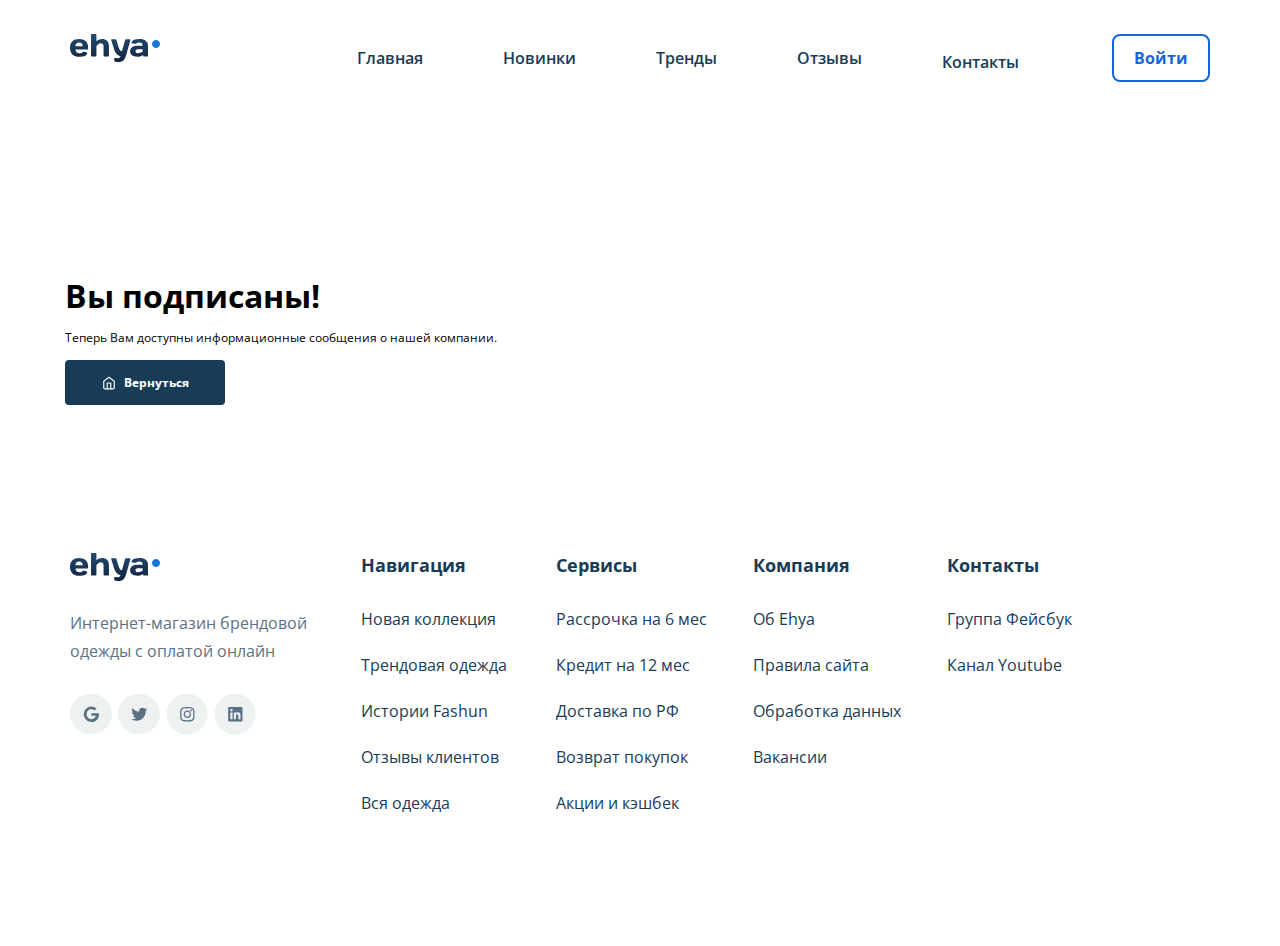
<file: thanksubscribe.html>
<!DOCTYPE html>
<html lang="ru">
  <head>
    <meta charset="UTF-8" />
    <meta name="viewport" content="width=device-width, initial-scale=1.0" />
    <title>Ehya</title>
    <link rel="preconnect" href="https://fonts.gstatic.com" />
    <link
      href="https://fonts.googleapis.com/css2?family=Open+Sans:wght@400;600;700&display=swap"
      rel="stylesheet"
    />
    <link rel="stylesheet" href="css/swiper-bundle.min.css" />
    <link rel="stylesheet" href="css/style.css" />
    <link rel="shortcut icon" href="favicon.ico" type="image/x-icon" />
    <link rel="icon" href="favicon.ico" type="image/x-icon" />
  </head>
  <body>
    <header class="navbar">
      <div class="container container-navbar">
        <div class="navbar-top">
          <a href="index.html" class="logo">
            <img src="img/ehya-logo.svg" alt="Logo: Ehya" class="logo__image" />
          </a>
          <div class="navbar-menu navbar-menu__top">
            <ul class="navbar-menu__main">
              <li class="navbar-menu__item">
                <a href="#" class="navbar-menu__link">Главная</a>
              </li>
              <li class="navbar-menu__item">
                <a href="#" class="navbar-menu__link">Новинки</a>
              </li>
              <li class="navbar-menu__item">
                <a href="#" class="navbar-menu__link">Тренды</a>
              </li>
              <li class="navbar-menu__item">
                <a href="#" class="navbar-menu__link">Отзывы</a>
              </li>
              <li class="navbar-menu__item">
                <a href="#" class="navbar-menu__link">Контакты</a>
              </li>
            </ul>
            <button data-toggle="modal" class="navbar-exit">Войти</button>
          </div>
          <!-- /.navbar-menu -->
          <button class="menu-button navbar-top__menu-button">
            <span class="menu-button__line"></span>
            <span class="menu-button__line"></span>
            <span class="menu-button__line"></span>
          </button>
          <button class="menu-close hiden">
            <img
              src="img/close.svg"
              alt="Icon: close"
              class="menu-close-image"
            />
          </button>
        </div>
      </div>
      <!-- /.navbar-top -->
      <div class="navbar-bottom">
        <div class="container-navbar container-navbar__bottom">
          <ul class="navbar-menu">
            <li class="navbar-menu__item">
              <a href="#" class="navbar-menu__link">Главная</a>
            </li>
            <li class="navbar-menu__item">
              <a href="#" class="navbar-menu__link">Новинки</a>
            </li>
            <li class="navbar-menu__item">
              <a href="#" class="navbar-menu__link">Тренды</a>
            </li>
            <li class="navbar-menu__item">
              <a href="#" class="navbar-menu__link">Отзывы</a>
            </li>
            <li class="navbar-menu__item">
              <a href="#" class="navbar-menu__link">Контакты</a>
            </li>
            <li class="navbar-menu__item">
              <a
                href="#"
                data-toggle="modal"
                class="navbar-menu__link navbar-exit"
                >Войти</a
              >
            </li>
          </ul>
          <!-- /.navbar-menu -->
        </div>
        <!-- /.container -->
      </div>
      <!-- /.navbar-bottom -->
    </header>
    <section class="thanks">
      <div class="container container-thanks">
        <div class="thanks-info">
          <div class="thanks-info__text">
            <div class="thanks-wrapper">
              <h1 class="thanks-name thanks-info__name">Вы подписаны!</h1>
            </div>
            <p class="thanks-description thanks-info__description">
              Теперь Вам доступны информационные сообщения о нашей компании.
            </p>
            <button
              class="button button__home"
              onclick="location.href='index.html';"
            >
              <img
                src="img/home.svg"
                alt="Icon: home"
                class="button__home-image"
              />
              Вернуться
            </button>
          </div>
          <!-- /.hotel-info__text -->
        </div>
        <!-- /.hotel-info -->
      </div>
      <!-- /.container -->
    </section>
    <!-- /.thanks -->
    <section class="footer">
      <div class="container container-footer">
        <div class="footer-wrapper">
          <div class="footer-block footer-block-logo">
            <a href="index.html" class="logo">
              <img
                src="img/ehya-logo.svg"
                alt="Logo: Ehya"
                class="logo__image"
              />
            </a>
            <h3 class="footer-block-logo__text">
              Интернет-магазин брендовой<br />одежды с оплатой онлайн
            </h3>
            <div class="footer-block-logo__network">
              <a
                href="https://google.com/"
                class="footer__link"
                target="_blank"
              >
                <svg class="footer-block-logo__icon">
                  <use xlink:href="img/icons.svg#google"></use>
                </svg>
              </a>
              <a
                href="https://twitter.com/"
                class="footer__link"
                target="_blank"
              >
                <svg class="footer-block-logo__icon">
                  <use xlink:href="img/icons.svg#twitter"></use>
                </svg>
              </a>
              <a
                href="https://www.instagram.com/"
                class="footer__link"
                target="_blank"
              >
                <svg class="footer-block-logo__icon">
                  <use xlink:href="img/icons.svg#instagram"></use>
                </svg>
              </a>
              <a
                href="https://linkedin.com/"
                class="footer__link"
                target="_blank"
              >
                <svg class="footer-block-logo__icon">
                  <use xlink:href="img/icons.svg#linkedin"></use>
                </svg>
              </a>
            </div>
            <!-- /.footer-logo-network -->
          </div>
          <!-- /.footer-block-logo -->

          <div class="footer-block footer-block-navigation">
            <span class="footer-block-title">Навигация</span>
            <ul class="footer-block-menu">
              <li class="footer-block-menu__item">Новая коллекция</li>
              <li class="footer-block-menu__item">Трендовая одежда</li>
              <li class="footer-block-menu__item">Истории Fashun</li>
              <li class="footer-block-menu__item">Отзывы клиентов</li>
              <li class="footer-block-menu__item">Вся одежда</li>
            </ul>
          </div>
          <!-- /.footer-block -->
          <div class="footer-block footer-block-service">
            <span class="footer-block-title">Сервисы</span>
            <ul class="footer-block-menu">
              <li class="footer-block-menu__item">Рассрочка на 6 мес</li>
              <li class="footer-block-menu__item">Кредит на 12 мес</li>
              <li class="footer-block-menu__item">Доставка по РФ</li>
              <li class="footer-block-menu__item">Возврат покупок</li>
              <li class="footer-block-menu__item">Акции и кэшбек</li>
            </ul>
          </div>
          <!-- /.footer-block -->
          <div class="footer-block footer-block-company">
            <span class="footer-block-title">Компания</span>
            <ul class="footer-block-menu">
              <li class="footer-block-menu__item">Об Ehya</li>
              <li class="footer-block-menu__item">Правила сайта</li>
              <li class="footer-block-menu__item">Обработка данных</li>
              <li class="footer-block-menu__item">Вакансии</li>
            </ul>
          </div>
          <!-- /.footer-block -->
          <div class="footer-block footer-block-contact">
            <span class="footer-block-title">Контакты</span>
            <ul class="footer-block-menu">
              <li class="footer-block-menu__item">Группа Фейсбук</li>
              <li class="footer-block-menu__item">Канал Youtube</li>
            </ul>
          </div>
          <!-- /.footer-block -->
        </div>
        <!-- /.footer-wrapper -->
      </div>
      <!-- /.container -->
    </section>
    <!-- /.footer -->
    <div class="modal">
      <div class="modal__overlay"></div>
      <!-- /.modal__overlay -->
      <div class="modal__dialog">
        <a href="#" class="modal__close">
          <img
            src="img/close.svg"
            alt="Icon: close"
            class="modal__close-image"
          />
        </a>
        <h3 class="modal__title modal__title--mb-4">Contact us</h3>
        <form action="send.php" method="POST" class="form modal__form">
          <div class="modal__input-group">
            <input
              type="text"
              class="input modal__input"
              placeholder="Your Full Name*"
              name="name"
              required
              minlength="2"
            />
          </div>
          <div class="modal__input-group">
            <input
              type="tel"
              class="input modal__input phoneInput"
              placeholder="Phone Number*"
              name="phone"
              required
            />
          </div>
          <div class="modal__input-group">
            <input
              type="email"
              class="input modal__input"
              placeholder="Your Email*"
              name="email"
              required
            />
          </div>
          <textarea
            cols="30"
            rows="10"
            class="message modal__message"
            placeholder="Message"
            name="message"
          ></textarea>
          <button class="button modal__button" type="submit">Send</button>
          <span class="modal__info">* Required Fields</span>
        </form>
      </div>
      <!-- /.modal__dialog -->
    </div>
    <!-- /.modal -->

    <script src="js/jquery-3.5.1.min.js"></script>
    <script src="js/swiper-bundle.min.js"></script>
    <script src="js/jquery.validate.min.js"></script>
    <script src="js/jquery.mask.min.js"></script>
    <script src="js/main.js"></script>
  </body>
</html>
</file>
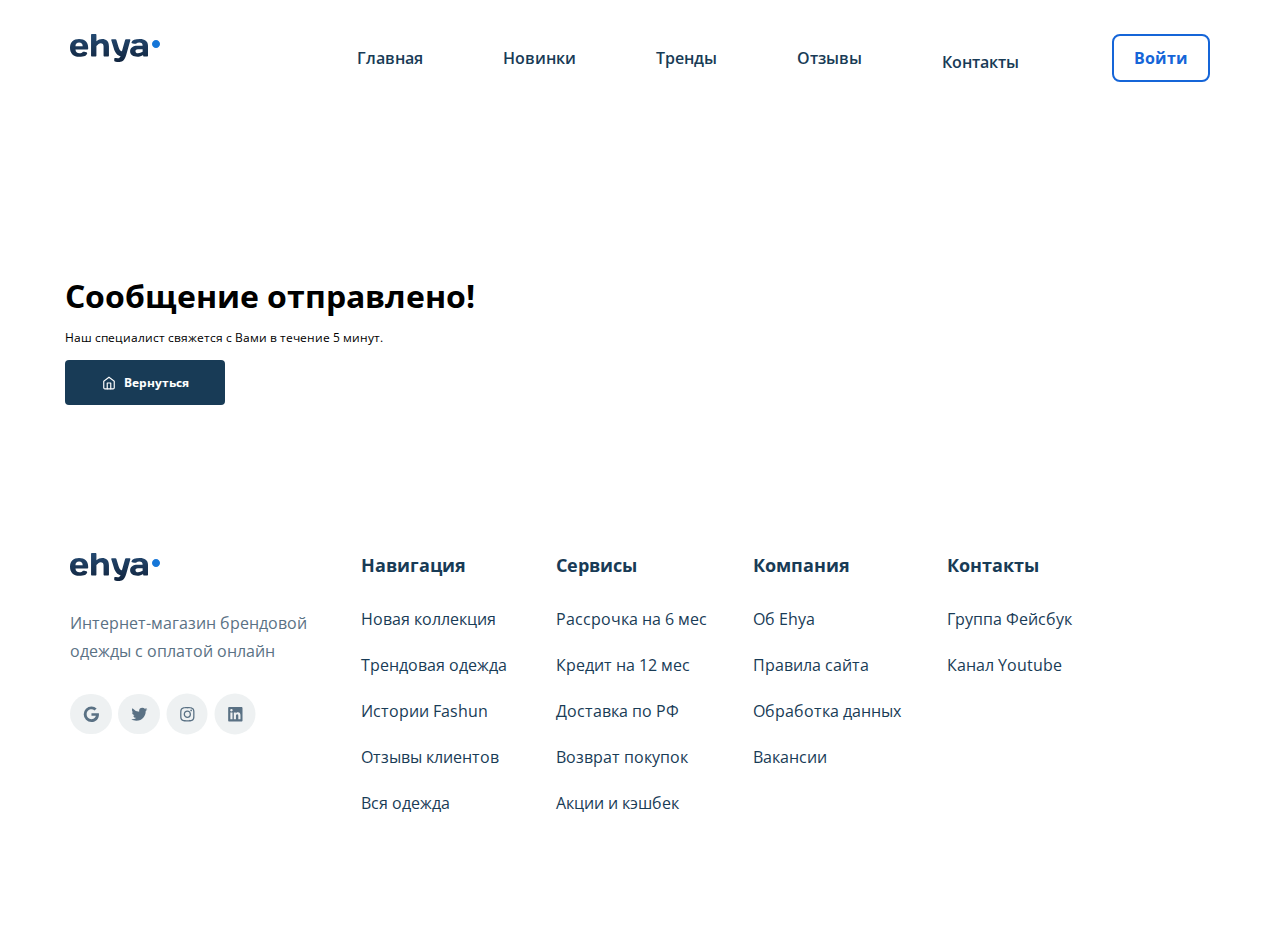
<file: thankyou.html>
<!DOCTYPE html>
<html lang="ru">
  <head>
    <meta charset="UTF-8" />
    <meta name="viewport" content="width=device-width, initial-scale=1.0" />
    <title>Ehya</title>
    <link rel="preconnect" href="https://fonts.gstatic.com" />
    <link
      href="https://fonts.googleapis.com/css2?family=Open+Sans:wght@400;600;700&display=swap"
      rel="stylesheet"
    />
    <link rel="stylesheet" href="css/swiper-bundle.min.css" />
    <link rel="stylesheet" href="css/style.css" />
    <link rel="shortcut icon" href="favicon.ico" type="image/x-icon" />
    <link rel="icon" href="favicon.ico" type="image/x-icon" />
  </head>
  <body>
    <header class="navbar">
      <div class="container container-navbar">
        <div class="navbar-top">
          <a href="index.html" class="logo">
            <img src="img/ehya-logo.svg" alt="Logo: Ehya" class="logo__image" />
          </a>
          <div class="navbar-menu navbar-menu__top">
            <ul class="navbar-menu__main">
              <li class="navbar-menu__item">
                <a href="#" class="navbar-menu__link">Главная</a>
              </li>
              <li class="navbar-menu__item">
                <a href="#" class="navbar-menu__link">Новинки</a>
              </li>
              <li class="navbar-menu__item">
                <a href="#" class="navbar-menu__link">Тренды</a>
              </li>
              <li class="navbar-menu__item">
                <a href="#" class="navbar-menu__link">Отзывы</a>
              </li>
              <li class="navbar-menu__item">
                <a href="#" class="navbar-menu__link">Контакты</a>
              </li>
            </ul>
            <button data-toggle="modal" class="navbar-exit">Войти</button>
          </div>
          <!-- /.navbar-menu -->
          <button class="menu-button navbar-top__menu-button">
            <span class="menu-button__line"></span>
            <span class="menu-button__line"></span>
            <span class="menu-button__line"></span>
          </button>
          <button class="menu-close hiden">
            <img
              src="img/close.svg"
              alt="Icon: close"
              class="menu-close-image"
            />
          </button>
        </div>
      </div>
      <!-- /.navbar-top -->
      <div class="navbar-bottom">
        <div class="container-navbar container-navbar__bottom">
          <ul class="navbar-menu">
            <li class="navbar-menu__item">
              <a href="#" class="navbar-menu__link">Главная</a>
            </li>
            <li class="navbar-menu__item">
              <a href="#" class="navbar-menu__link">Новинки</a>
            </li>
            <li class="navbar-menu__item">
              <a href="#" class="navbar-menu__link">Тренды</a>
            </li>
            <li class="navbar-menu__item">
              <a href="#" class="navbar-menu__link">Отзывы</a>
            </li>
            <li class="navbar-menu__item">
              <a href="#" class="navbar-menu__link">Контакты</a>
            </li>
            <li class="navbar-menu__item">
              <a
                href="#"
                data-toggle="modal"
                class="navbar-menu__link navbar-exit"
                >Войти</a
              >
            </li>
          </ul>
          <!-- /.navbar-menu -->
        </div>
        <!-- /.container -->
      </div>
      <!-- /.navbar-bottom -->
    </header>
    <section class="thanks">
      <div class="container container-thanks">
        <div class="thanks-info">
          <div class="thanks-info__text">
            <div class="thanks-wrapper">
              <h1 class="thanks-name thanks-info__name">
                Сообщение отправлено!
              </h1>
            </div>
            <p class="thanks-description thanks-info__description">
              Наш специалист свяжется с Вами в течение 5 минут.
            </p>
            <button
              class="button button__home"
              onclick="location.href='index.html';"
            >
              <img
                src="img/home.svg"
                alt="Icon: home"
                class="button__home-image"
              />
              Вернуться
            </button>
          </div>
          <!-- /.hotel-info__text -->
        </div>
        <!-- /.hotel-info -->
      </div>
      <!-- /.container -->
    </section>
    <!-- /.thanks -->
    <section class="footer">
      <div class="container container-footer">
        <div class="footer-wrapper">
          <div class="footer-block footer-block-logo">
            <a href="index.html" class="logo">
              <img
                src="img/ehya-logo.svg"
                alt="Logo: Ehya"
                class="logo__image"
              />
            </a>
            <h3 class="footer-block-logo__text">
              Интернет-магазин брендовой<br />одежды с оплатой онлайн
            </h3>
            <div class="footer-block-logo__network">
              <a
                href="https://google.com/"
                class="footer__link"
                target="_blank"
              >
                <svg class="footer-block-logo__icon">
                  <use xlink:href="img/icons.svg#google"></use>
                </svg>
              </a>
              <a
                href="https://twitter.com/"
                class="footer__link"
                target="_blank"
              >
                <svg class="footer-block-logo__icon">
                  <use xlink:href="img/icons.svg#twitter"></use>
                </svg>
              </a>
              <a
                href="https://www.instagram.com/"
                class="footer__link"
                target="_blank"
              >
                <svg class="footer-block-logo__icon">
                  <use xlink:href="img/icons.svg#instagram"></use>
                </svg>
              </a>
              <a
                href="https://linkedin.com/"
                class="footer__link"
                target="_blank"
              >
                <svg class="footer-block-logo__icon">
                  <use xlink:href="img/icons.svg#linkedin"></use>
                </svg>
              </a>
            </div>
            <!-- /.footer-logo-network -->
          </div>
          <!-- /.footer-block-logo -->

          <div class="footer-block footer-block-navigation">
            <span class="footer-block-title">Навигация</span>
            <ul class="footer-block-menu">
              <li class="footer-block-menu__item">Новая коллекция</li>
              <li class="footer-block-menu__item">Трендовая одежда</li>
              <li class="footer-block-menu__item">Истории Fashun</li>
              <li class="footer-block-menu__item">Отзывы клиентов</li>
              <li class="footer-block-menu__item">Вся одежда</li>
            </ul>
          </div>
          <!-- /.footer-block -->
          <div class="footer-block footer-block-service">
            <span class="footer-block-title">Сервисы</span>
            <ul class="footer-block-menu">
              <li class="footer-block-menu__item">Рассрочка на 6 мес</li>
              <li class="footer-block-menu__item">Кредит на 12 мес</li>
              <li class="footer-block-menu__item">Доставка по РФ</li>
              <li class="footer-block-menu__item">Возврат покупок</li>
              <li class="footer-block-menu__item">Акции и кэшбек</li>
            </ul>
          </div>
          <!-- /.footer-block -->
          <div class="footer-block footer-block-company">
            <span class="footer-block-title">Компания</span>
            <ul class="footer-block-menu">
              <li class="footer-block-menu__item">Об Ehya</li>
              <li class="footer-block-menu__item">Правила сайта</li>
              <li class="footer-block-menu__item">Обработка данных</li>
              <li class="footer-block-menu__item">Вакансии</li>
            </ul>
          </div>
          <!-- /.footer-block -->
          <div class="footer-block footer-block-contact">
            <span class="footer-block-title">Контакты</span>
            <ul class="footer-block-menu">
              <li class="footer-block-menu__item">Группа Фейсбук</li>
              <li class="footer-block-menu__item">Канал Youtube</li>
            </ul>
          </div>
          <!-- /.footer-block -->
        </div>
        <!-- /.footer-wrapper -->
      </div>
      <!-- /.container -->
    </section>
    <!-- /.footer -->
    <div class="modal">
      <div class="modal__overlay"></div>
      <!-- /.modal__overlay -->
      <div class="modal__dialog">
        <a href="#" class="modal__close">
          <img
            src="img/close.svg"
            alt="Icon: close"
            class="modal__close-image"
          />
        </a>
        <h3 class="modal__title modal__title--mb-4">Contact us</h3>
        <form action="send.php" method="POST" class="form modal__form">
          <div class="modal__input-group">
            <input
              type="text"
              class="input modal__input"
              placeholder="Your Full Name*"
              name="name"
              required
              minlength="2"
            />
          </div>
          <div class="modal__input-group">
            <input
              type="tel"
              class="input modal__input phoneInput"
              placeholder="Phone Number*"
              name="phone"
              required
            />
          </div>
          <div class="modal__input-group">
            <input
              type="email"
              class="input modal__input"
              placeholder="Your Email*"
              name="email"
              required
            />
          </div>
          <textarea
            cols="30"
            rows="10"
            class="message modal__message"
            placeholder="Message"
            name="message"
          ></textarea>
          <button class="button modal__button" type="submit">Send</button>
          <span class="modal__info">* Required Fields</span>
        </form>
      </div>
      <!-- /.modal__dialog -->
    </div>
    <!-- /.modal -->

    <script src="js/jquery-3.5.1.min.js"></script>
    <script src="js/swiper-bundle.min.js"></script>
    <script src="js/jquery.validate.min.js"></script>
    <script src="js/jquery.mask.min.js"></script>
    <script src="js/main.js"></script>
  </body>
</html>
</file>
<file: css/style.css>
@font-face{font-family:'HK-Grotesk-Bold';src:url("../fonts/hkgrotesk-bold-web.eot");src:url("../fonts/hkgrotesk-bold-web.eot?#iefix") format("embedded-opentype"),url("../fonts/hkgrotesk-bold-web.woff2") format("woff2"),url("../fonts/hkgrotesk-bold-web.woff") format("woff");font-weight:700;font-style:normal;font-stretch:normal}@font-face{font-family:'HK-Grotesk-Medium';src:url("../fonts/hkgrotesk-medium-web.eot");src:url("../fonts/hkgrotesk-medium-web.eot?#iefix") format("embedded-opentype"),url("../fonts/hkgrotesk-medium-web.woff2") format("woff2"),url("../fonts/hkgrotesk-medium-web.woff") format("woff");font-weight:500;font-style:normal;font-stretch:normal}@font-face{font-family:'HK-Grotesk-Regular';src:url("../fonts/hkgrotesk-regular-web.eot");src:url("../fonts/hkgrotesk-regular-web.eot?#iefix") format("embedded-opentype"),url("../fonts/hkgrotesk-regular-web.woff2") format("woff2"),url("../fonts/hkgrotesk-regular-web.woff") format("woff");font-weight:400;font-style:normal;font-stretch:normal}*{box-sizing:border-box}body{font-family:'Open Sans', sans-serif;background-color:#fff}.container{max-width:1110px;margin:auto}.container-navbar{max-width:1140px;min-height:100px;display:flex;align-items:center;margin-bottom:36px}.container-navbar__bottom{display:none;height:100%;width:100%;padding-top:0;background-color:#183B56}.container-main{max-width:1280px;min-height:700px;width:89%;padding:0;margin:0 auto;overflow:hidden;position:relative}.container-collection{max-width:1128px;min-height:490px;padding:0;margin:120px auto 100px;overflow:hidden;position:relative;display:flex;flex-direction:row}.container-trends{max-width:1191px;min-height:1135px;padding:0 30px;margin:123px auto;overflow:hidden;position:relative;display:flex;flex-direction:column}.container-reviews{max-width:800px;min-height:389px;padding:0;margin:-51px auto 80px;overflow:hidden;position:relative;display:flex;flex-direction:column;align-items:center}.container-history{max-width:1150px;min-height:605px;padding:120px 0 0 3px;margin:0px auto 80px;overflow:hidden;position:relative;display:flex;flex-direction:row;justify-content:space-between;align-items:end}.container-thanks{max-width:1150px;min-height:260px;padding:0;margin:65px auto 80px;overflow:hidden;position:relative;display:flex;flex-direction:row;justify-content:space-between;align-items:end}.container-footer{max-width:100%;min-height:393px}.button-on{filter:brightness(0) saturate(100%) invert(19%) sepia(8%) saturate(3867%) hue-rotate(165deg) brightness(95%) contrast(93%);outline:none}.button-on:active{outline:none}.button-on:focus{outline:none}.button-off{filter:brightness(0) saturate(100%) invert(73%) sepia(15%) saturate(259%) hue-rotate(178deg) brightness(83%) contrast(95%);outline:none}.line{width:78%;height:1px;margin:0 auto;background:#e5e5e5}.swiper-container-narrow{width:662px;min-height:475px;margin-left:auto;margin-right:auto;display:flex}.swiper-slide-narrow{width:322px;min-height:475px;display:flex;flex-direction:row;justify-content:flex-start;align-items:center}.input{background-color:#fff;border-radius:4px;border:none;padding:0 23px;height:50px}.message{background-color:#fff;border-radius:4px;padding:18px 23px;border:none}.button{width:160px;min-height:45px;padding:18px;font-style:normal;font-weight:bold;font-size:12px;line-height:15px;color:#ffffff;background-color:#183B56;border-radius:4px;border:none;overflow:hidden;text-overflow:ellipsis;cursor:pointer}.button:hover{background-color:#072E4D}.button__home{margin-top:15px;display:flex;justify-content:center}.button__home-image{margin-right:8px;height:max-content}.form{display:flex;align-items:center;justify-content:space-between;flex-wrap:wrap;padding:10px 1px 0 5px;margin-bottom:75px}.invalid{color:#183B56;border-bottom:1px solid #183B56}label.invalid{position:absolute;bottom:-12px;font-size:12px;line-height:12px;border-bottom:none;color:red;font-weight:700}.footer{position:relative}#top{position:absolute;bottom:20px;right:40px;cursor:pointer}.top{width:30px;height:30px}.visible{display:inline}.hiden{display:none !important}#button{display:inline-block;background-color:#FAAD13;width:50px;height:50px;text-align:center;border-radius:4px;position:fixed;bottom:30px;right:30px;transition:background-color .3s, opacity .5s, visibility .5s;opacity:0;visibility:hidden;z-index:1000}#button::after{content:"\f077";font-family:FontAwesome;font-weight:normal;font-style:normal;font-size:2em;line-height:50px;color:#fff}#button:hover{cursor:pointer;background-color:#333}#button:active{background-color:#555}#button.show{opacity:1;visibility:visible}/*! normalize.css v8.0.1 | MIT License | github.com/necolas/normalize.css */html{line-height:1.15;-webkit-text-size-adjust:100%}body{margin:0}main{display:block}h1{font-size:2em;margin:0.67em 0}hr{box-sizing:content-box;height:0;overflow:visible}pre{font-family:monospace, monospace;font-size:1em}a{background-color:transparent}abbr[title]{border-bottom:none;text-decoration:underline;text-decoration:underline dotted}b,strong{font-weight:bolder}code,kbd,samp{font-family:monospace, monospace;font-size:1em}small{font-size:80%}sub,sup{font-size:75%;line-height:0;position:relative;vertical-align:baseline}sub{bottom:-0.25em}sup{top:-0.5em}img{border-style:none}button,input,optgroup,select,textarea{font-family:inherit;font-size:100%;line-height:1.15;margin:0}button,input{overflow:visible}button,select{text-transform:none}button,[type="button"],[type="reset"],[type="submit"]{-webkit-appearance:button}button::-moz-focus-inner,[type="button"]::-moz-focus-inner,[type="reset"]::-moz-focus-inner,[type="submit"]::-moz-focus-inner{border-style:none;padding:0}button:-moz-focusring,[type="button"]:-moz-focusring,[type="reset"]:-moz-focusring,[type="submit"]:-moz-focusring{outline:1px dotted ButtonText}fieldset{padding:0.35em 0.75em 0.625em}legend{box-sizing:border-box;color:inherit;display:table;max-width:100%;padding:0;white-space:normal}progress{vertical-align:baseline}textarea{overflow:auto}[type="checkbox"],[type="radio"]{box-sizing:border-box;padding:0}[type="number"]::-webkit-inner-spin-button,[type="number"]::-webkit-outer-spin-button{height:auto}[type="search"]{-webkit-appearance:textfield;outline-offset:-2px}[type="search"]::-webkit-search-decoration{-webkit-appearance:none}::-webkit-file-upload-button{-webkit-appearance:button;font:inherit}details{display:block}summary{display:list-item}template{display:none}[hidden]{display:none}.logo__image{width:90px}.menu-button{display:flex;width:16px;height:11px;padding:0;align-items:center;justify-content:space-between;flex-direction:column;border:none;background-color:#fff;cursor:pointer;outline:none}.menu-button__line{width:16px;height:1px;background-color:#333}.menu-close{display:none;width:24px;height:16px;padding:0;align-items:center;justify-content:space-between;flex-direction:column;border:none;background-color:#fff;cursor:pointer;outline:none}.menu-close-image{filter:brightness(0) saturate(100%) invert(19%) sepia(8%) saturate(3867%) hue-rotate(165deg) brightness(95%) contrast(93%)}.navbar-top{min-width:100%;display:flex;justify-content:space-between;align-items:center}.navbar-top__menu-button{display:none}.navbar-menu{display:flex;align-items:center;justify-content:space-between;flex-direction:column;margin-top:15px}.navbar-menu__top{display:flex;flex-direction:row}.navbar-menu__main{display:flex;list-style-type:none;align-items:center;justify-content:space-between;margin:0 13px 0 0;padding:0}.navbar-menu__item{margin-right:40px;max-width:fit-content}.navbar-menu__item:last-child{margin-top:8px}.navbar-menu__link{font-family:Open Sans;font-style:normal;font-weight:600;font-size:16px;line-height:22px;color:#183B56;text-decoration:none;margin-right:40px}.navbar-exit{font-family:Open Sans;font-style:normal;font-weight:bold;font-size:16px;line-height:22px;color:#1565D8;border:2px solid #1565D8;padding:11px 20px;border-radius:8px;text-decoration:none;background:inherit;cursor:pointer;outline:none}.navbar-exit:hover{outline:none;color:#FAAD13;border:2px solid #FAAD13}.navbar-bottom{display:none}.navbar-bottom--visible{display:block;height:92%;position:fixed;top:85px;left:0;right:0;bottom:0;overflow:hidden}.main{max-width:100%;min-height:700px}.main-block{max-width:710px;min-height:700px;position:absolute;top:0;left:0;bottom:0;display:flex;flex-direction:column;align-items:flex-start;padding-top:62px;padding-left:107px;padding-bottom:46px}.main-image{width:100%;height:100%;object-fit:cover;position:absolute;top:0;left:0;object-position:65% top;border-radius:8px}.main-image-narrow{border-radius:8px;display:none}.main-image-wide{border-radius:8px}.main-badge{max-width:175px;font-family:Open Sans, sans-serif;font-style:normal;font-weight:600;font-size:14px;line-height:20px;text-align:center;color:#36B37E;background-color:#D6E5DE;padding:6px 16px;border-radius:2000px;text-decoration:none;white-space:nowrap;overflow:hidden;text-overflow:ellipsis}.main-title{max-width:600px;font-family:'HK-Grotesk-Bold', sans-serif;font-style:normal;font-weight:700;font-size:56px;line-height:68px;letter-spacing:0.2px;padding:0;margin:22px 0 34px;white-space:nowrap;overflow:hidden;text-overflow:ellipsis}.main-text{max-width:652px;height:108px;font-style:normal;font-weight:normal;font-size:20px;line-height:36px;color:#5A7184;padding:0;margin:0 0 53px 0;white-space:inherit;overflow:hidden;text-overflow:ellipsis}.main-button{width:258px;background:#183B56;border-radius:8px;padding:15px 20px;font-style:normal;font-weight:bold;font-size:18px;line-height:25px;text-align:center;color:#FFFFFF;border:none;outline:none;cursor:pointer;white-space:nowrap;overflow:hidden;text-overflow:ellipsis}.main-button:hover{background:#1677C1;outline:none}.main-menu{width:469px;display:flex;flex-direction:row;justify-content:space-between;align-items:center;padding:0;margin:48px 0 0 0}.main-menu__image{width:36px;height:36px;margin-right:8px}.main-menu__item{list-style-type:none}.main-menu__item:nth-child(2){margin:0}.main-menu__link{max-width:171px;display:flex;align-items:center;text-decoration:none;font-family:'HK-Grotesk-Medium', sans-serif;font-style:normal;font-weight:500;font-size:16px;line-height:20px;letter-spacing:0.4px;color:#183B56;margin-right:6px}.main-menu__text{white-space:nowrap;overflow:hidden;text-overflow:ellipsis}.collection-gallery{width:670px;height:490px;display:flex;flex-direction:column;flex-wrap:wrap;flex-basis:58%}.collection-gallery__image{width:320px;flex-basis:47%}.collection-gallery__image--mobile{display:none}.collection-gallery__image:first-child{max-height:490px;max-width:320px;height:100%;width:49%;flex-basis:100%;margin:0 28px 0 0}.collection-gallery__image--cafe{margin:0 0 29px 0}.collection-info{max-width:412px;min-height:430px;display:flex;flex-direction:column;flex-wrap:wrap;flex-basis:36%;margin:5px -5px 54px auto}.collection-info__title{font-family:HK-Grotesk-Bold;font-style:normal;font-weight:bold;font-size:48px;line-height:60px;letter-spacing:0.2px;margin:0 0 29px 0;padding:0;color:#183B56}.collection-info__text{max-width:392px;min-height:225px;font-family:Open Sans;font-style:normal;font-weight:normal;font-size:20px;line-height:36px;color:#5A7184;margin:0 0 31px 0}.collection-info__text--mobile{display:none}.collection-info__link{font-family:Open Sans;font-style:normal;font-weight:bold;font-size:18px;line-height:25px;color:#1565D8;display:flex;justify-content:flex-start;align-items:center;text-decoration:none}.collection-info__link-label{max-width:350px;margin-right:19px}.collection-info__link-icon{font-style:normal;font-weight:900;font-size:14px;line-height:16px}.trends-title{min-height:60px;display:flex;flex-direction:row;justify-content:space-between;align-items:center;margin-bottom:24px}.trends-title__header{max-width:200px;font-family:'HK-Grotesk-Bold',sans-serif;font-style:normal;font-weight:bold;font-size:48px;line-height:60px;letter-spacing:0.2px;color:#183B56;margin:17px 0 27px 0}.trends-title__tabs{width:285px;min-height:25px;display:flex;flex-direction:row;justify-content:space-between;align-items:center;list-style-type:none;padding:0;margin:0;cursor:pointer}.trends-title__tabs-item{max-width:86px;min-height:25px;font-weight:normal;font-style:normal;font-size:18px;line-height:25px;color:#183B56;text-decoration:none}.trends-title__tabs-item--accent{font-weight:bold}.trends-cards{display:none;flex-direction:row;flex-wrap:wrap;justify-content:space-between}.trends-cards--visible{display:flex}.card-item{max-width:261px;min-height:441px;margin-bottom:50px;margin-right:1px}.card-item-look{text-decoration:none;outline:none}.card-item-look:active{outline:none}.card-image{height:350px;width:100%;object-fit:cover}.card-image__wide,.card-image__normal,.card-image__narrow{max-width:100%;border-radius:8px}.card-image__normal,.card-image__narrow{display:none}.card-info{min-height:91px;display:flex;flex-wrap:wrap;justify-content:space-between;align-items:flex-end;padding:16px 10px 1px 10px}.card-title{font-family:'HK-Grotesk-Regular', sans-serif;font-style:normal;font-weight:bold;font-size:24px;line-height:32px;letter-spacing:0.2px;margin:0 0 4px 0;flex-basis:100%}.card-price{max-width:150px;font-style:normal;font-weight:normal;font-size:20px;line-height:36px;color:#5A7184}.card-icon{font-style:normal;font-weight:900;font-size:20px;line-height:32px;letter-spacing:0.166667px;color:#1565D8}.card-look-more{width:260px;height:350px;background-color:#1565D8;color:#ffffff;display:flex;flex-direction:column;justify-content:center;align-items:center;border-radius:8px}.card-look-more__icon{max-width:26px;max-height:37px;font-style:normal;font-weight:900;font-size:32px;line-height:37px;text-align:center;margin-bottom:25px;margin-top:19px}.card-look-more__text{font-family:'HK-Grotesk-Bold', sans-serif;font-style:normal;font-weight:bold;font-size:24px;line-height:32px;text-align:center;letter-spacing:0.2px}.reviews-title{margin-top:0;margin-bottom:-3px}.reviews-slider-avatar{width:80px;height:92px;margin-bottom:2px}.reviews-slider__item{display:flex;flex-direction:column;align-items:center}.reviews-slider__text{font-family:'HK-Grotesk-Regular', sans-serif;font-style:normal;font-weight:normal;font-size:20px;line-height:42px;text-align:center;letter-spacing:0.133333px;color:#183B56;margin-bottom:28px}.reviews-slider__text--normal,.reviews-slider__text--narrow{display:none}.reviews-slider__sign{font-family:'HK-Grotesk-Bold', sans-serif;font-style:normal;font-weight:bold;font-size:20px;line-height:24px;text-align:center;letter-spacing:0.2px;color:#183B56}.swiper-container{width:100%}.swiper-pagination{bottom:0;cursor:pointer}.swiper-pagination-bullets{width:47px;display:flex;justify-content:space-between}.swiper-pagination-bullet{width:5px;height:5px;background-color:#5A7184}.swiper-pagination-bullet-active{background-color:#183B56}.history-swiper-slide{width:340px;min-height:475px}.history-info{min-height:485px;display:flex;flex-direction:column;flex-basis:40%}.history-info-badge{max-width:102px;min-height:32px;font-family:Open Sans, sans-serif;font-style:normal;font-weight:600;font-size:14px;line-height:20px;text-align:center;color:#36B37E;background-color:#D6E5DE;padding:6px 16px;border-radius:2000px;text-decoration:none;text-align:center;text-transform:uppercase}.history-info-title{font-family:'HK-Grotesk-Bold', sans-serif;font-style:normal;font-weight:bold;font-size:48px;line-height:60px;letter-spacing:0.2px;color:#183B56;margin:22px 0 10px}.history-info-title--normal,.history-info-title--narrow{display:none}.history-info-title--wide{display:flex}.history-info-text{font-style:normal;font-weight:normal;font-size:20px;line-height:36px;color:#5A7184;margin-bottom:50px}.history-info-text--normal,.history-info-text--narrow{display:none}.history-info-text--wide{display:flex}.history-info-buttons{width:132px;height:56px;display:flex;justify-content:space-between;align-items:center;outline:none}.history-info-buttons__image{width:56px;height:56px;outline:none}.history-info-buttons__right{outline:none}.history-info-buttons__right:active{outline:none}.history-info-buttons__right:focus{outline:none}.history-info-buttons__right:hover{outline:none}.history-info-buttons__right:visited{outline:none}.history-info-buttons__left{outline:none}.history-info-buttons__left:active{outline:none}.history-info-buttons__left:focus{outline:none}.history-info-buttons__left:hover{outline:none}.history-info-buttons__left:visited{outline:none}.history-cards{width:677px;min-height:475px;display:flex;flex-direction:row;flex-basis:58%;justify-content:space-between;padding:9px 0 0 14px}.history-cards__item{width:322px;min-height:475px;position:relative}.history-cards__item:first-child{margin-right:18px;min-height:475px}.history-cards__item--narrow{border:1px solid black;min-height:30px;width:40px}.history-cards__image{width:312px;max-height:317px;height:100%;object-fit:cover;object-position:top;border-radius:8px 8px 0px 0px}.history-cards__image--normal,.history-cards__image--narrow{width:270px;height:270px;object-fit:cover;object-position:top;display:none}.history-cards__legend{width:312px;min-height:178px;display:flex;flex-direction:row;flex-wrap:wrap;position:absolute;left:10px;top:62%;background-color:#FAFDFF}.history-cards-title{width:260px;height:104px;font-family:'HK-Grotesk-Medium', sans-serif;font-style:normal;font-weight:500;font-size:22px;line-height:32px;letter-spacing:0.2px;color:#183B56;margin:18px 32px 12px 20px;white-space:inherit;overflow:hidden;text-overflow:ellipsis}.history-cards-more{width:250px;font-style:normal;font-weight:600;font-size:16px;line-height:22px;text-decoration:none;margin:0 40px 20px 22px;color:#1565D8}.history-slider{width:686px;min-height:450px;margin:0 0 0 10px}.history-slider-narrow{display:none}.history-slider__item{width:100%;height:100%;position:relative;border-radius:8px;overflow:hidden;display:flex;justify-content:flex-end}.newsletter{min-height:338px;width:100%;position:relative;padding:0;background-image:url("../img/newsletter-bg.jpg");background-repeat:no-repeat;background-size:cover;background-position:center;display:flex;flex-direction:row;margin-top:140px;justify-content:center}.newsletter-wrapper{width:1076px;min-height:338px;display:flex;padding:0;margin:0 59px 0 0;justify-content:space-between}.newsletter-title{display:flex;flex-direction:column;justify-content:center;align-items:flex-start}.newsletter-title-header{font-family:'HK-Grotesk-Bold',sans-serif;font-style:normal;font-weight:bold;font-size:48px;line-height:60px;letter-spacing:0.2px;color:#FFFFFF;margin-bottom:14px;margin-top:-6px}.newsletter-title-text{min-height:64px;font-style:normal;font-weight:normal;font-size:18px;line-height:32px;color:#FFFFFF;margin-top:5px}.newsletter-title-text--narrow{display:none}.newsletter-block{display:flex;flex-direction:column;justify-content:center;align-items:center}.newsletter__subscribe{min-height:56px;margin-bottom:14px}.subscribe__input{width:100%;height:100%;background:#FFFFFF;border:1px solid #C3CAD9;box-sizing:border-box;border-radius:8px;position:absolute;top:0;right:0;bottom:0;left:0;padding-left:48px;padding-right:191px;z-index:5;font-style:normal;font-weight:600;font-size:16px;line-height:22px}.subscribe__input:active{outline:none;border:none}.subscribe__input:active,.subscribe__input:hover,.subscribe__input:focus{outline:0;outline-offset:0}.subscribe__input-group{width:447px;min-height:56px;display:flex;position:relative;outline:none;border:none}.subscribe__input-icon{width:18px;height:16px;filter:brightness(0) saturate(100%) invert(19%) sepia(8%) saturate(3867%) hue-rotate(165deg) brightness(95%) contrast(93%);position:absolute;top:20px;left:20px;bottom:18px;z-index:10}.subscribe__button{width:177px;min-height:47px;background:#183B56;border-radius:8px;color:#FFFFFF;position:absolute;top:5px;right:5px;z-index:20;outline:none;border:none;font-style:normal;font-weight:bold;font-size:18px;line-height:25px;text-align:center;cursor:pointer;white-space:nowrap;overflow:hidden;text-overflow:ellipsis}.subscribe__button:hover{background:#1565D8}.thanks-info{display:flex;align-items:center;justify-content:space-between;padding-bottom:20px}.thanks-info{display:flex;align-items:center;justify-content:space-between;padding-bottom:20px}.thanks-info__name{margin-top:2px;margin-bottom:0}.thanks-info__description{margin:15px 0}.thanks-wrapper{display:flex;flex-wrap:wrap;align-items:center}.thanks-description{font-size:12px;line-height:15px}.button__home{color:#ffffff;background-color:#183B56;padding:8px 12px;align-items:center}.logo{text-decoration:none}.footer-wrapper{display:flex;width:1140px;margin:128px auto}.footer-title{width:0;height:0;padding:0;margin:0}.footer-block{display:flex;flex-direction:column;align-items:flex-start}.footer-block-logo{width:263px;margin-right:28px}.footer-block-logo__text{font-style:normal;font-weight:normal;font-size:16px;line-height:28px;color:#5A7184;margin-top:25px;margin-bottom:28px}.footer-block-logo__icon{width:42px;height:42px;margin-right:2px;cursor:pointer}.footer-block-logo__icon:hover{filter:brightness(0) saturate(100%) invert(19%) sepia(8%) saturate(3867%) hue-rotate(165deg) brightness(95%) contrast(93%)}.footer-block-title{max-width:165px;min-height:25px;font-style:normal;font-weight:bold;font-size:18px;line-height:25px;color:#183B56;margin-bottom:14px}.footer-block-menu{list-style-type:none;padding:0}.footer-block-menu__item{min-width:165px;min-height:22px;font-style:normal;font-weight:normal;font-size:16px;line-height:22px;color:#183B56;margin-bottom:24px;cursor:pointer}.footer-block-menu__item:hover{text-decoration:underline}.footer-block-navigation{width:165px;margin-right:30px}.footer-block-service{width:165px;margin-right:32px}.footer-block-company{width:165px;margin-right:29px}.footer-block-contact{width:165px}.footer__link{text-decoration:none}.modal__overlay{position:fixed;top:0;left:0;bottom:0;right:0;background-color:rgba(0,143,223,0.39);z-index:100;visibility:hidden;opacity:0;transition:opacity 0.2s}.modal__overlay--visible{visibility:visible;opacity:1;z-index:101}.modal__dialog{position:fixed;top:50%;left:50%;max-width:478px;padding:33px 88px;transform:translate(-50%, -50%);background-color:#1565D8;color:#fff;border-radius:8px;z-index:101;visibility:hidden;opacity:0;transition:opacity 0.2s}.modal__dialog--visible{visibility:visible;opacity:1;z-index:101}.modal__form{margin-bottom:0}.modal__close{position:absolute;top:17px;right:18px;text-decoration:none;cursor:pointer}.modal__input{width:100%;margin-top:15px;font-style:normal;font-weight:normal;font-size:12px;line-height:15px}.modal__input:active{outline:none}.modal__input:focus{outline:none}.modal__input-group{position:relative;display:flex;flex-basis:100%}.modal__message{width:100%;max-height:123px;margin-top:15px;font-style:normal;font-weight:normal;font-size:12px;line-height:15px}.modal__message:active{outline:none}.modal__message:focus{outline:none}.modal__button{margin-top:15px}.modal__button:active{outline:none}.modal__button:focus{outline:none}.modal__info{font-style:normal;font-weight:bold;font-size:12px;line-height:15px;color:#e0e0e0}.modal__title{font-style:normal;font-weight:bold;font-size:18px;line-height:23px;margin:0;text-transform:uppercase;text-align:center}@media (max-width: 1200px){.container-navbar{max-width:90%}.container-main{max-width:95%}.container-collection{max-width:90%;height:807px;padding:0;margin:120px auto 100px;flex-direction:column;align-items:center}.container-reviews{max-width:96%;min-height:415px}.container-history{max-width:90%}.container-thanks{max-width:90%}.container-footer{max-height:720px}.navbar-menu__main{margin:0 30px 0 0}.navbar-menu__link{margin-right:25px}.main-block{max-width:80%;max-height:100%;padding:auto auto auto 28px}.main-title{margin:20px 0;font-size:48px}.main-text{max-width:62%;margin:0 0 46px 0}.main-menu{margin:38px 0 0 0}.collection-gallery{flex-direction:column;max-height:490px}.collection-gallery__image{flex-basis:47%}.collection-gallery__image--cafe,.collection-gallery__image--room{max-height:47%}.collection-info{max-width:670px;margin:40px 0 0 0}.collection-info__title{width:100%;margin:0 0 24px 0}.collection-info__text{max-width:100%;min-height:min-content;margin:0 0 18px 0}.card-item{max-height:441px;margin-bottom:50px;margin-right:12px}.card-title{font-size:22px}.newsletter-title{flex-basis:50%;align-items:flex-start}.newsletter-title-header,.newsletter-title-text{margin-left:50px;padding:0}.newsletter-block{flex-basis:50%;align-items:flex-end}.newsletter__subscribe{margin-left:0;margin-right:50px}.footer-wrapper{width:80%;height:572px;flex-direction:column;margin:64px auto;flex-wrap:wrap}.footer-block-logo{display:flex;flex-basis:100%}.footer-block-navigation{display:flex;flex-basis:48%}.footer-block-service{display:flex;flex-basis:48%;order:4}.footer-block-company{display:flex;flex-basis:48%;order:3}.footer-block-contact{display:flex;flex-basis:48%;order:5}.footer-block-title{margin-bottom:9px}.footer-block-menu{margin:0}}@media (max-width: 992px){.container-history{width:728px;flex-direction:column;justify-content:space-between;align-items:center}.navbar-menu__main{margin:0}.navbar-menu__item{margin-right:0}.navbar-exit:hover{color:#1565D8;border:2px solid #1565D8}.main-block{padding-left:18px}.main-title{margin:20px 0;font-size:48px}.main-text{max-width:72%;margin:0 0 46px 0}.main-button:hover{background:#183B56}.card-item{max-height:441px;margin-bottom:50px;margin-right:0}.history-info{width:100%;align-items:center;padding:80px 0 0 0}.history-info-title{margin:19px 0 2px}.history-info-title--wide,.history-info-title--narrow{display:none}.history-info-title--normal{display:flex}.history-info-text{text-align:center;margin-bottom:36px}.history-info-text--wide,.history-info-text--narrow{display:none}.history-info-text--normal{display:flex}.history-cards{max-width:682px;padding:0;margin:-73px 0 0 0}.history-cards__item{width:332px}.history-cards__legend{width:322px}.history-slider{margin:0}.newsletter-wrapper{flex-direction:column;align-items:center;justify-content:center}.newsletter-title{justify-content:flex-end;text-align:center;align-items:center}.newsletter-title-header,.newsletter-title-text{margin:0;padding:0}.newsletter-block{justify-content:flex-start}.newsletter__subscribe{margin:40px 0 0 0}.subscribe__button:hover{background:#183B56}.footer-block-menu__item:hover{text-decoration:none}}@media (max-width: 882px){.card-item{max-width:230px;max-height:441px;margin-bottom:50px}.card-title{font-size:18px}}@media (max-width: 768px){.container-navbar{min-height:64px;margin:8px auto 30px;max-width:84%}.container-navbar__bottom{height:100vh;width:100%;min-height:100%;min-width:100%;display:flex;align-items:flex-start;justify-content:center;padding-top:22px;background-color:#183B56}.container-main{min-height:624px;width:728px}.container-collection{margin:4px auto 100px}.container-reviews{max-width:630px;min-height:462px;margin:-131px auto 73px}.container-history{min-height:887px;margin:-9px auto -9px;padding:0}.menu-close{display:flex;width:24px;height:16px;padding:0;align-items:center;justify-content:space-between;flex-direction:column;border:none;background-color:#fff;cursor:pointer;outline:none}.navbar{position:fixed;top:0;right:0;left:0;z-index:99;background-color:#fff}.navbar-menu{margin-top:15px}.navbar-menu__top{display:none}.navbar-menu__item{list-style-type:none;margin-bottom:20px}.navbar-menu__link{color:#fff}.navbar-top__menu-button{display:flex}.menu-button{display:flex;width:24px;height:16px;padding:0;align-items:center;justify-content:space-between;flex-direction:column;border:none;background-color:#fff;cursor:pointer;outline:none}.menu-button__line{width:24px;height:2px;background-color:#333}.main{margin-top:102px;margin-bottom:0}.main-block{min-height:552px;padding-left:28px;padding-top:36px;padding-bottom:38px}.main-title{height:197px;margin:18px 0 0;font-size:48px;line-height:60px}.main-text{height:128px;max-width:77%;line-height:32px;font-size:18px;margin:12px 0 33px 0}.main-button{width:259px;padding:15px 3px}.main-menu{width:450px;margin:40px 0 0 0}.main-menu__item:nth-child(2){margin:0 8px}.collection-info{margin:34px 0 0 0;min-width:100%;padding:0 10px}.collection-info__title{margin:0 0 29px 0}.collection-info__text{display:none}.collection-info__text--mobile{display:block;max-width:100%;font-family:Open Sans;font-style:normal;font-weight:normal;font-size:20px;line-height:36px;color:#5A7184;margin:0 0 23px 0}.container-trends{margin-top:-44px}.trends-title{flex-wrap:wrap;justify-content:center;margin-bottom:57px}.trends-title__tabs{flex-basis:100%;justify-content:center}.trends-title__tabs-item:nth-child(2){margin:0 38px}.trends-title__header{flex-basis:100%;text-align:center;margin-bottom:32px}.trends-cards{justify-content:space-evenly}.card-item{max-width:280px;max-height:441px;width:100%;margin-bottom:48px}.card-image{max-height:350px;width:100%;object-fit:cover}.card-image__wide,.card-image__narrow{display:none}.card-image__normal{display:flex}.card-title{font-size:23px}.card-price{font-size:20px}.card-icon{width:23px;height:32px;padding-top:10px}.reviews-title{margin-top:37px;margin-bottom:0}.reviews-slider{min-height:295px}.reviews-slider-avatar{margin-bottom:6px}.reviews-slider__text{font-style:normal;font-weight:normal;font-size:20px;line-height:42px;text-align:center;letter-spacing:0.133333px}.reviews-slider__text--wide,.reviews-slider__text--narrow{display:none}.reviews-slider__text--normal{display:flex}.swiper-pagination{bottom:7px}.history-info{padding:88px 0 0 0}.history-slider{margin:-9px 0 0 0}.history-cards{margin:-66px 0 10px 0}.history-cards__image{width:322px}.newsletter{height:402px;margin-top:80px}.newsletter-wrapper{height:402px;margin:0}.newsletter-title{justify-content:flex-start;margin-top:65px}.newsletter-title-header{margin-bottom:20px}.newsletter-block{justify-content:flex-start;margin-top:-35px}.footer-wrapper{width:652px}.footer-block-logo{margin-right:21px}.footer-block-title{margin-bottom:30px}.footer-block-navigation{margin-right:28px}.footer-block-company{padding-top:24px}.footer-block-contact{padding-top:24px}.line{width:95%}}@media (max-width: 767px){.container-reviews{max-width:90%;min-height:450px}.container-history{max-width:100%;padding:0}.container-footer{min-height:1096px}.container-navbar{margin-bottom:0}.container-navbar__bottom{padding-top:0px}.collection-gallery{width:528px;height:390px}.collection-gallery__image{max-width:250px;object-fit:cover;border-radius:8px}.collection-gallery__image:first-child{max-width:250px;margin:0 10px 0 0}.collection-gallery__image--cafe{margin:0 0 22px 0}.collection-gallery__image--mobile{height:300px;width:290px;flex-basis:100%;margin:0 0 14px 0}.collection-info{min-width:290px;min-height:330px;width:522px;flex-direction:column;justify-content:flex-start;margin:10px 0 0 0}.collection-info__title{font-style:normal;font-weight:bold;font-size:28px;line-height:36px;text-align:center;letter-spacing:0.2px;margin:10px 0;height:36px}.collection-info__text{display:block}.collection-info__text--mobile{display:none}.card-item{max-width:240px;max-height:441px;width:100%}.history-cards{min-height:839px;width:280px}.history-cards__item{width:270px;min-height:407px;margin-bottom:24px;margin-right:10px}.history-cards__item:first-child{width:280px;min-height:407px;margin:0 0 24px 0}.history-cards__image{width:270px}.history-cards__image--wide,.history-cards__image--normal{display:none}.history-cards__image--narrow{display:flex}.history-cards__legend{width:270px;min-height:150px;top:63%}.history-cards-title{width:243px;min-height:72px;font-style:normal;font-weight:500;font-size:20px;line-height:24px;letter-spacing:0.2px;margin:20px 10px 17px 16px}.history-cards-title-more{font-style:normal;font-weight:600;font-size:16px;line-height:22px}.history-slider{display:none}.history-slider-narrow{height:839px;width:280px;display:flex}.swiper-slide-narrow{width:280px;min-height:839px;display:flex;flex-direction:column;justify-content:flex-start;align-items:center}.footer-wrapper{width:263px;min-height:1096px;display:flex;flex-direction:row}.footer-block-logo{display:flex;flex-direction:column;align-items:center;margin-right:21px;order:5}.footer-block-title{margin-bottom:20px}.footer-block-navigation{margin-bottom:6px}.footer-block-service{order:2;margin-bottom:6px}.footer-block-company{padding:0;margin-bottom:6px}.footer-block-contact{margin-bottom:67px;order:4}.modal__dialog{padding:30px;min-width:80%;max-width:90%}.modal__info{margin-top:5px}}@media (max-width: 576px){.container-navbar{max-width:90%}.container-main{max-width:100%}.container-reviews{min-height:555px;margin:-140px auto 80px}.main-image{object-position:80% top}.main-block{padding:0;max-width:100%;display:flex;justify-content:flex-end;align-items:center;padding-bottom:10px}.main-title{font-size:32px;font-style:normal;font-weight:bold;font-size:32px;line-height:40px;text-align:center;letter-spacing:0.2px;margin:20px auto}.main-text{max-width:84%;font-style:normal;font-weight:normal;font-size:16px;line-height:28px;text-align:center;margin:0 0 17px 0}.main-button{font-style:normal;font-weight:bold;font-size:16px;line-height:22px;text-align:center;padding:13px 49px}.main-menu{width:90%;margin:15px 0 0 0;flex-wrap:wrap;justify-content:center}.container-trends{max-width:95%;padding-left:0;padding-right:0}.collection-gallery{width:290px;flex-direction:row}.collection-gallery__image{max-width:290px}.collection-gallery__image:first-child{display:none}.collection-gallery__image--cafe{margin:0 14px 0 0}.collection-gallery__image--cafe,.collection-gallery__image--room{width:138px;height:97px}.collection-gallery__image--mobile{display:flex;height:300px;width:290px;flex-basis:100%;margin:0 0 14px 0}.collection-info{min-width:290px;width:290px;flex-direction:row;margin:36px 0 0 0}.collection-info__title{font-style:normal;font-weight:bold;font-size:28px;line-height:36px;text-align:center;letter-spacing:0.2px;margin:0 0 42px 0}.collection-info__text{display:none}.collection-info__text--mobile{display:block;font-style:normal;font-weight:normal;font-size:16px;line-height:28px;text-align:center}.card-item{min-height:441px;width:45%}.card-image__wide,.card-image__normal{display:none}.card-image__narrow{display:flex;height:100%;object-fit:cover}.card-info{justify-content:flex-start;padding:16px 5px 1px 5px}.card-title{font-size:16px}.card-price{font-size:14px;margin-right:9px}.card-icon{width:14px;height:32px;margin-bottom:4px}.reviews-slider-avatar{width:70px;height:81px;margin-bottom:2px}.reviews-slider__text{font-family:'HK-Grotesk-Regular', sans-serif;font-style:normal;font-weight:normal;font-size:18px;line-height:36px;text-align:center;letter-spacing:0.12px;color:#183B56;margin-bottom:11px}.reviews-slider__text--wide,.reviews-slider__text--normal{display:none}.reviews-slider__text--narrow{display:flex}.history-info-badge{padding:6px 8px}.history-info-title--wide,.history-info-title--normal{display:none}.history-info-title--narrow{display:flex;font-style:normal;font-weight:bold;font-size:28px;line-height:36px;text-align:center;letter-spacing:0.2px}.history-info-text--wide,.history-info-text--normal{display:none}.history-info-text--narrow{display:flex;font-style:normal;font-weight:normal;font-size:16px;line-height:28px;text-align:center}.history-info-buttons{width:112px;height:48px}.history-info-buttons__image{width:48px;height:48px}.newsletter-wrapper{min-height:414px;margin-top:-17px}.newsletter-block{align-items:center}.newsletter-title{margin-top:60px}.newsletter-title-text--wide{display:none}.newsletter-title-text--narrow{display:flex;font-style:normal;font-weight:normal;font-size:16px;line-height:28px;text-align:center;color:#FAFAFB}.newsletter-title-header{font-style:normal;font-weight:bold;font-size:28px;line-height:36px;text-align:center;letter-spacing:0.2px;margin-bottom:27px}.newsletter__subscribe{margin:14px 0 0 0}.subscribe__input{padding-right:10px}.subscribe__input-group{width:280px;min-height:48px;flex-direction:column}.subscribe__input-icon{top:17px}.subscribe__button{width:280px;right:0;bottom:0;top:59px}.thanks-info__name{font-size:18px}}@media (max-width: 480px){.card-item{max-width:141px;min-height:234px;margin-bottom:12px}.card-image__wide,.card-image__normal{display:none}.card-image__narrow{display:flex;height:171px}.card-info{min-height:51px;padding:6px 5px 1px 5px}.card-title{font-style:normal;font-weight:bold;font-size:16px;line-height:20px;letter-spacing:0.2px}.card-price{max-width:90px;font-style:normal;font-weight:normal;font-size:14px;line-height:24px}.card-icon{font-style:normal;font-weight:900;font-size:12px;line-height:32px;letter-spacing:0.1px;margin:0 0 -10px 2px;padding:0 0 10px 0}}@media (min-width: 320px) and (max-width: 450px){.container{max-width:88%}.container-navbar{max-width:86%;margin:1px auto 0px}.container-main{min-height:899px}.container-collection{margin:64px auto 100px}.main{margin-top:86px}.main-image{object-position:80% top;transform:none}.main-image-wide{display:none}.main-image-narrow{display:flex}.main-block{padding:0;max-width:100%;display:flex;justify-content:flex-end;align-items:center}.main-badge{max-width:196px;padding:4px 26px}.main-title{font-size:32px;font-style:normal;font-weight:bold;font-size:32px;line-height:40px;text-align:center;letter-spacing:0.2px;margin:13px 4px -55px 0px}.main-text{height:140px;font-style:normal;font-weight:normal;font-size:16px;line-height:28px;text-align:center;margin:0 0 23px 0}.main-button{font-style:normal;font-weight:bold;font-size:16px;line-height:22px;text-align:center;padding:13px 49px}.main-menu{width:100%;margin:14px 8px 31px;height:77px}.navbar-bottom--visible{top:64px}.line{width:100%}}@media (max-width: 320px){.container{max-width:100%}.container-navbar{max-width:86%;margin:1px auto 0px}.container-main{min-height:899px}.container-collection{margin:64px auto 100px}.container-trends{margin-top:-93px}.container-reviews{min-height:555px;max-width:280px;margin:-95px auto 64px}.container-history{padding:3px 0 0 0;margin:15px auto -9px}.container-footer{min-height:1045px}.container-thanks{max-width:95%}.main{margin-top:86px}.main-image{object-position:80% top;transform:none}.main-image-wide{display:none}.main-image-narrow{display:flex}.main-block{padding:0;max-width:100%;display:flex;justify-content:flex-end;align-items:center}.main-badge{max-width:196px;padding:4px 26px}.main-title{font-size:32px;font-style:normal;font-weight:bold;font-size:32px;line-height:40px;text-align:center;letter-spacing:0.2px;margin:13px 4px -55px 0px}.main-text{height:140px;font-style:normal;font-weight:normal;font-size:16px;line-height:28px;text-align:center;margin:0 0 23px 0}.main-button{font-style:normal;font-weight:bold;font-size:16px;line-height:22px;text-align:center;padding:13px 49px}.main-menu{width:100%;margin:14px 8px 31px;height:77px}.main-menu__item:nth-child(2){margin:1px -6px 2px 7px}.main-menu__image{width:24px;height:24px}.collection-gallery{max-height:411px}.collection-info{margin:33px 0 0 0}.collection-info__title{margin:0 0 53px 0}.collection-info__text--mobile{margin:0}.trends-title{margin-bottom:35px}.trends-title__header{font-size:28px;margin-bottom:14px}.trends-title__tabs{width:218px}.trends-title__tabs-item{font-size:16px}.trends-title__tabs-item:nth-child(2){margin:0 17px}.card-item{max-width:141px;min-height:234px;margin-bottom:-4px}.card-image__wide,.card-image__normal{display:none}.card-image__narrow{display:flex;height:171px}.card-info{padding:8px 0 30px 0}.card-title{font-style:normal;font-weight:bold;font-size:16px;line-height:20px;letter-spacing:0.2px}.card-price{font-style:normal;font-weight:normal;font-size:14px;line-height:24px}.card-icon{font-style:normal;font-weight:900;font-size:12px;line-height:32px;letter-spacing:0.1px;margin:0 0 -10px 2px;padding:0 0 10px 0}.reviews-title{margin-top:0;margin-bottom:-4px}.reviews-slider-avatar{margin-bottom:-8px}.reviews-slider__text{font-style:normal;font-weight:normal;font-size:18px;line-height:36px;text-align:center;letter-spacing:0.12px;margin-bottom:25px}.reviews-slider__sign{max-width:60%}.swiper-pagination{bottom:0}.history-info{min-height:268px;padding:29px 0 0 0;margin:0 0 99px 0}.history-info-badge{width:94px;min-height:22px;padding:3px}.history-info-title--narrow{margin:19px auto 4px}.history-cards{min-height:919px;margin:-73px 0 0 0}.history-cards__legend{top:63%}.history-cards-title{margin:20px 10px -14px 20px}.history-cards__image{max-height:277px}.newsletter{min-height:414px;margin-top:-16px}.newsletter-title{margin-top:76px}.newsletter-block{margin-top:-11px}.subscribe__button{top:57px}.footer-wrapper{width:253px;min-height:999px;margin:48px 0 0 34px;display:flex;align-items:flex-start}.footer-block{min-height:167px}.footer-block-title{font-style:normal;font-weight:bold;font-size:16px;line-height:22px}.footer-block-menu__item{font-style:normal;font-weight:normal;font-size:14px;line-height:20px;margin-bottom:12px}.footer-block-navigation{min-height:202px;margin-bottom:-7px}.footer-block-service{min-height:202px;padding-top:16px}.footer-block-company{min-height:167px;padding-top:3px}.footer-block-contact{padding:0;margin-bottom:0;padding-top:1px}.footer-block-logo{margin-right:0;margin-top:-13px;padding-left:8px}.footer-block-logo__text{width:100%;font-style:normal;font-weight:normal;font-size:14px;line-height:24px;text-align:center;margin-top:11px;margin-bottom:21px;margin-right:11px}.modal{overflow-y:initial !important}.modal__title{margin:0}.modal__dialog{max-height:100%;overflow-y:auto;padding:20px}.modal__button{font-size:18px;line-height:20px;margin-bottom:20px}}@media only screen and (max-device-height: 750px) and (orientation: landscape){.container-navbar{height:100%;margin-bottom:0}.container-navbar__bottom{overflow:scroll;padding-top:0}.navbar-menu{margin-top:15px}.navbar-menu__item{margin-bottom:10px}.navbar-bottom--visible{height:100%;top:62px;overflow:scroll}.modal{overflow-y:initial !important}.modal__title{margin:0}.modal__dialog{max-height:100%;overflow-y:auto;padding:20px}.modal__button{font-size:18px;line-height:20px;margin-bottom:20px}}
/*# sourceMappingURL=style.css.map */
</file>
